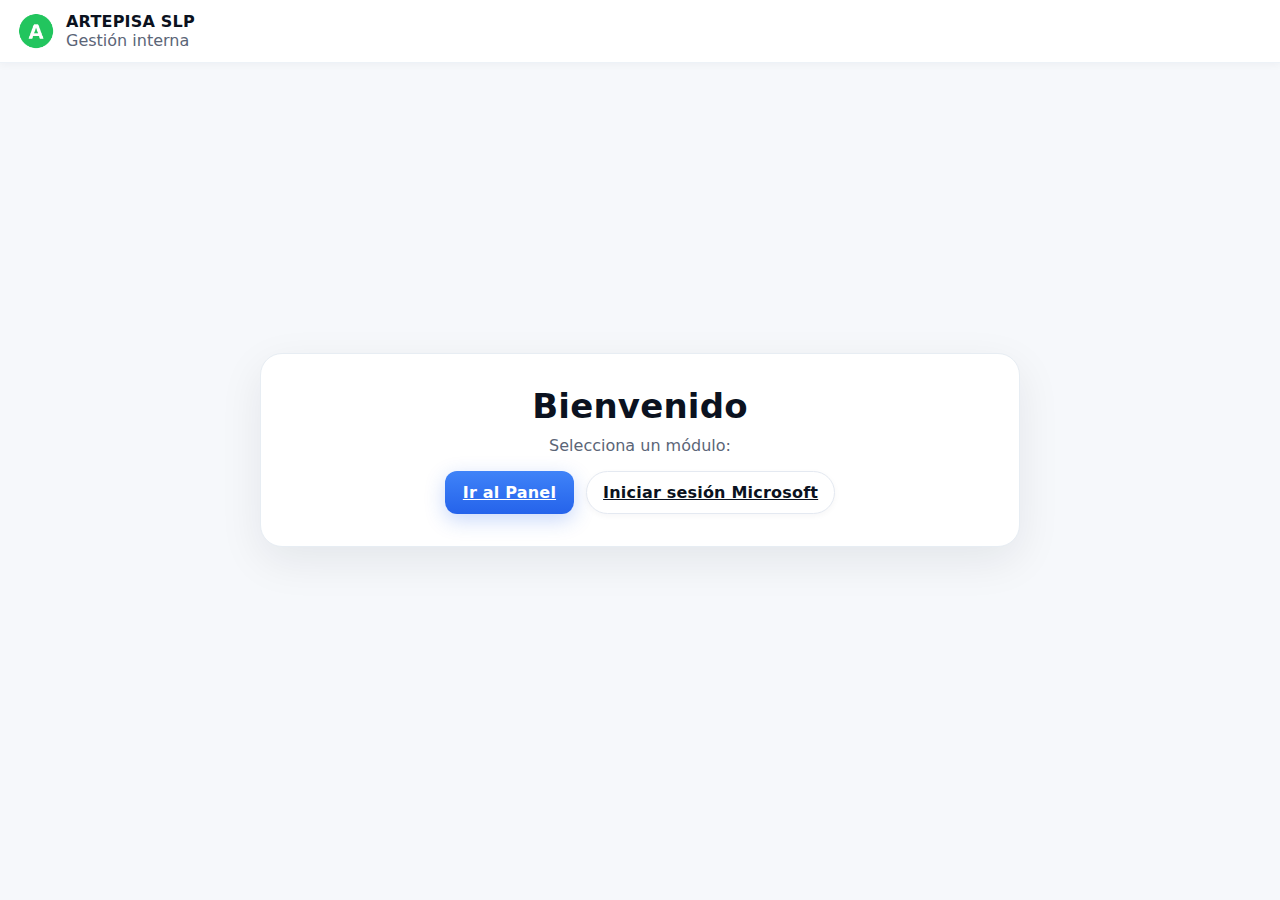
<file: index.html>
<!DOCTYPE html>
<html lang="es">
<head>
  <meta charset="UTF-8" />
  <meta name="viewport" content="width=device-width, initial-scale=1" />
  <title>ARTEPISA · Inicio</title>
  <link rel="stylesheet" href="./css/style.css" />
</head>
<body class="theme-light">
  <header class="brand">
    <div class="logo">
      <img class="brandlogo" src="./img/arte.png?v=1" alt="ARTEPISA SLP">
      <div>
        <div class="brandname">ARTEPISA SLP</div>
        <div class="muted">Gestión interna</div>
      </div>
    </div>
  </header>

  <main class="container hero">
    <div class="card" style="text-align:center">
      <h1>Bienvenido</h1>
      <p class="muted">Selecciona un módulo:</p>
      <div class="actions" style="justify-content:center">
        <a class="btn" href="./dashboard.html">Ir al Panel</a>
        <a class="btn ghost" href="./login.html">Iniciar sesión Microsoft</a>
      </div>
    </div>
  </main>
</body>
</html>
</file>
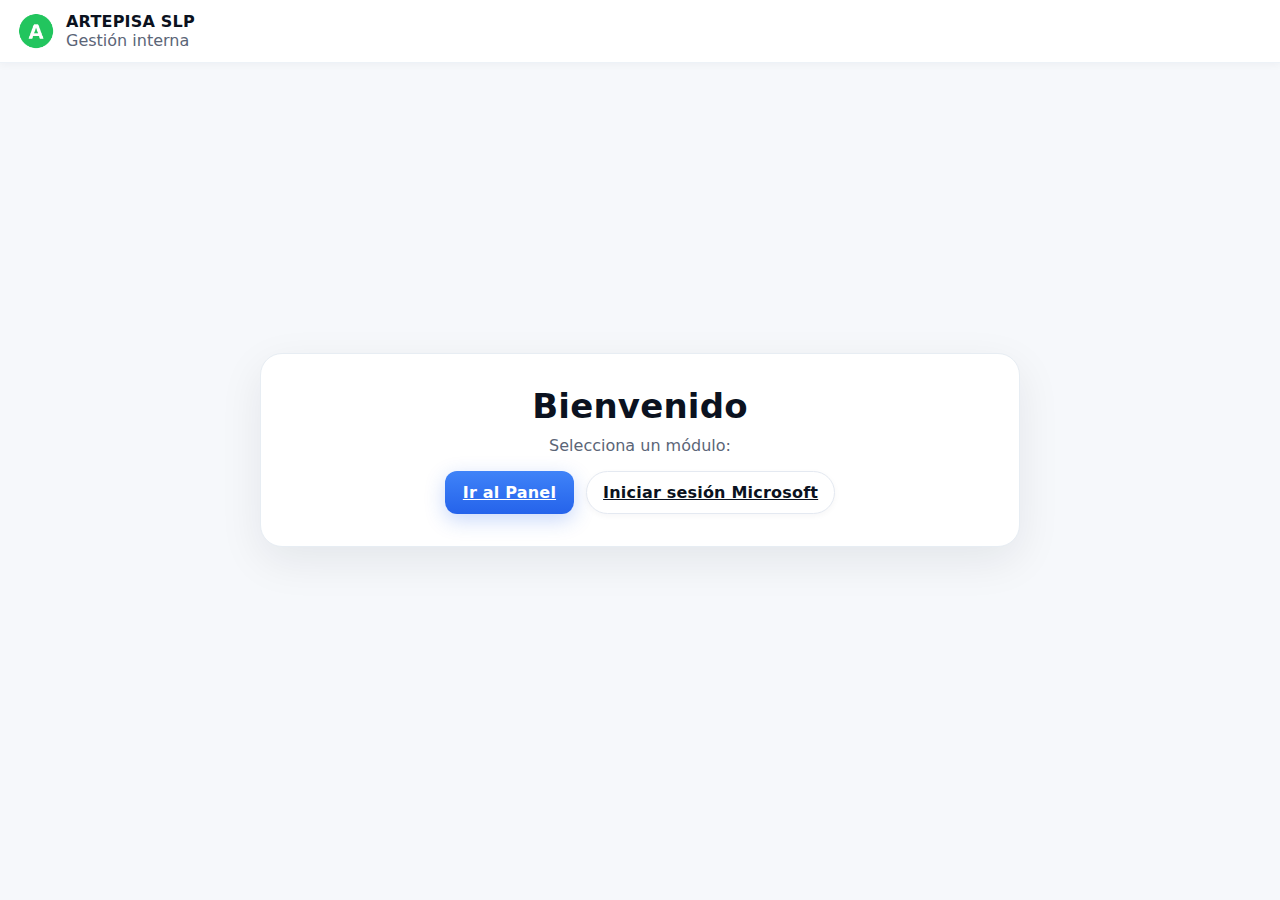
<file: clientes.html>
<!DOCTYPE html>
<html lang="es">
<head>
  <meta charset="UTF-8" />
  <title>Clientes · Artepisa SLP (Graph)</title>
  <meta name="viewport" content="width=device-width, initial-scale=1" />
  <link rel="stylesheet" href="./css/style.css" />
  <style>
    /* ====== Layout ====== */
    main.container {
      display: block;
    }
    main.container.split {
      display: grid;
      grid-template-columns: minmax(380px, 1fr) minmax(420px, 1fr);
      gap: 16px;
      align-items: start;
    }
    .card-form {
      display: none;
    }
    .split .card-form {
      display: block;
    }

    /* ====== Modo solo formulario ====== */
    main.container.form-only #card-list {
      display: none;
    }
    main.container.form-only #card-form {
      display: block;
      grid-column: 1 / -1;
      max-width: 860px;
      margin-inline: auto;
    }

    /* ====== Responsive ====== */
    @media (max-width: 980px) {
      main.container.split {
        grid-template-columns: 1fr;
      }
    }

    /* ====== Elementos UI ====== */
    .badge {
      display: inline-flex;
      align-items: center;
      gap: 6px;
      padding: 2px 10px;
      border-radius: 999px;
      font-size: 0.85rem;
      background: #eef5ff;
      color: #1f54b1;
      border: 1px solid #d9e7ff;
    }

    /* ====== Paginación ====== */
    .pagination {
      display: flex;
      justify-content: center;
      align-items: center;
      gap: 6px;
      margin-top: 10px;
      flex-wrap: wrap;
    }

    .pagination button {
      border: 1px solid #ccc;
      background: #f8f8f8;
      padding: 4px 10px;
      border-radius: 4px;
      cursor: pointer;
      transition: background 0.2s;
    }

    .pagination button:hover:not(.active) {
      background: #eaeaea;
    }

    .pagination button.active {
      background: #1f54b1;
      color: white;
      border-color: #1f54b1;
    }
  </style>
</head>
<body class="theme-light">
  <!-- Guardia de sesión -->
  <script>
    const __acct = JSON.parse(sessionStorage.getItem('artepisa_account') || 'null');
    if (!__acct) location.href = 'index.html';
  </script>

  <header class="brand">
    <div class="logo">
      <img class="brandlogo" src="./img/arte.png?v=1" alt="ARTEPISA SLP" />
      <div>
        <div class="brandname">ARTEPISA SLP</div>
        <div class="muted">Clientes</div>
      </div>
    </div>
    <a class="btn ghost" href="dashboard.html" aria-label="Volver al panel">Volver</a>
  </header>

  <main class="container tablewide" id="layout">
    <!-- LISTA -->
    <section class="card" id="card-list">
      <h2 class="flex-wrap" style="display:flex;align-items:center;gap:8px;">
        <span style="flex:1">Clientes</span>
        <span class="badge" id="c-contador" title="Total de clientes">0</span>
        <button class="btn" id="btn-show-form" type="button" title="Crear o agregar cliente">Crear / Agregar</button>
      </h2>

      <div class="actions" style="display:flex;gap:8px;align-items:center;flex-wrap:wrap;margin-bottom:8px">
        <input id="c-buscar" class="input" placeholder="Buscar por nombre, dirección, RFC, estado o contacto…" style="flex:1;min-width:240px" autocomplete="off" />
        <button class="btn ghost" id="c-exportar" type="button" title="Exportar JSON">Exportar</button>

        <label class="btn ghost" for="c-importar" title="Importar JSON/CSV/TSV">Importar
          <input id="c-importar" type="file" accept=".json,.csv,.tsv,text/csv,application/json" style="display:none" />
        </label>

        <button class="btn danger" id="c-reset" type="button" title="Borrar todos los clientes">Limpiar</button>
      </div>

      <div class="table-wrap">
        <table class="table" aria-label="Lista de clientes">
          <thead>
            <tr>
              <th>ID</th>
              <th>Nombre</th>
              <th>Teléfono</th>
              <th>Dirección</th>
              <th>RFC</th>
              <th>Estado</th>
              <th>Nombre de Contacto</th>
              <th>Teléfono de Contacto</th>
              <th></th>
            </tr>
          </thead>
          <tbody id="c-tabla"></tbody>
        </table>
      </div>

      <!-- Selector y paginación -->
      <div style="margin-top:8px;text-align:center">
        <label for="page-size">Mostrar
          <select id="page-size">
            <option>5</option>
            <option selected>10</option>
            <option>20</option>
            <option>50</option>
          </select>
          registros por página
        </label>
      </div>

      <div id="paginacion" class="pagination"></div>
    </section>

    <!-- FORMULARIO -->
    <section class="card card-form" id="card-form">
      <h3>Formulario</h3>
      <form class="form" id="cliente-form" novalidate>
        <div class="field">
          <label for="c-id">IDCliente</label>
          <input id="c-id" class="input" placeholder="(auto)" readonly />
          <small class="help">Se conserva el ID del archivo importado; si falta, se genera.</small>
        </div>

        <div class="field">
          <label for="c-nombre">Nombre</label>
          <input id="c-nombre" class="input" placeholder="Razón social o nombre comercial" autocomplete="off" required />
        </div>

        <div class="field">
          <label for="c-telefono">Teléfono</label>
          <input id="c-telefono" class="input" inputmode="numeric" autocomplete="tel" maxlength="27" data-phone-mask placeholder="4441234567 o 4441234567/4449876543" />
          <small class="help">10 dígitos o 2 teléfonos (20 dígitos) separados por “/”.</small>
        </div>

        <div class="field">
          <label for="c-direccion">Dirección</label>
          <input id="c-direccion" class="input" placeholder="Calle, #, Colonia, Ciudad" autocomplete="off" />
        </div>

        <div class="field">
          <label for="c-rfc">RFC</label>
          <input id="c-rfc" class="input" placeholder="ABC123456XYZ" autocomplete="off" pattern="[A-ZÑ&]{3,4}[0-9]{6}[A-Z0-9]{3}" title="Formato válido de RFC" />
        </div>

        <div class="field">
          <label for="c-estado">Estado</label>
          <input id="c-estado" class="input" placeholder="San Luis Potosí" autocomplete="off" />
        </div>

        <div class="field">
          <label for="c-contacto">Nombre de Contacto</label>
          <input id="c-contacto" class="input" placeholder="Persona de contacto" autocomplete="off" />
        </div>

        <div class="field">
          <label for="c-contacto-tel">Teléfono de Contacto</label>
          <input id="c-contacto-tel" class="input" inputmode="numeric" autocomplete="tel" maxlength="27" data-phone-mask placeholder="4441234567 o 4441234567/4449876543" />
          <small class="help">10 dígitos o 2 teléfonos (20 dígitos) separados por “/”.</small>
        </div>

        <div class="actions" style="display:flex;gap:8px;align-items:center;flex-wrap:wrap">
          <button class="btn" id="c-guardar" type="submit">Guardar</button>
          <button class="btn ghost" id="c-nuevo" type="button">Nuevo</button>
          <button class="btn danger" id="c-eliminar" type="button">Eliminar</button>
          <span style="flex:1"></span>
          <button class="btn ghost" id="c-cerrar" type="button" title="Ocultar formulario">Cerrar</button>
        </div>
      </form>
    </section>
  </main>

  <!-- Librerías -->
  <script src="https://alcdn.msauth.net/browser/2.38.2/js/msal-browser.min.js"></script>
  <script src="./js/msal-config.js"></script>
  <script src="./js/auth.js"></script>
  <script src="./js/graph.js"></script>
  <script src="./js/data.js"></script>
  <script src="./js/clientes.js?v=11"></script>

  <!-- Contador reactivo -->
  <script>
    document.addEventListener("clientes:count", (e) => {
      const n = e.detail?.count ?? 0;
      const b = document.getElementById("c-contador");
      if (b) b.textContent = n;
    });
  </script>

  <!-- Paginación -->
  <script>
    (function(){
      const tabla = document.getElementById('c-tabla');
      const paginacion = document.getElementById('paginacion');
      const selectPageSize = document.getElementById('page-size');

      let filasPorPagina = parseInt(selectPageSize.value, 10);
      let paginaActual = 1;
      let datos = [];

      window.ClientesUI = window.ClientesUI || {};
      window.ClientesUI.renderTabla = function(clientes = []) {
        datos = clientes;
        renderPagina(1);
      };

      selectPageSize.addEventListener('change', e => {
        filasPorPagina = parseInt(e.target.value, 10);
        renderPagina(1);
      });

      function renderPagina(num) {
        paginaActual = num;
        tabla.innerHTML = "";
        const inicio = (num - 1) * filasPorPagina;
        const fin = inicio + filasPorPagina;
        const paginaDatos = datos.slice(inicio, fin);

        for (const c of paginaDatos) {
          const tr = document.createElement("tr");
          tr.innerHTML = `
            <td>${c.id ?? ""}</td>
            <td>${c.nombre ?? ""}</td>
            <td>${c.telefono ?? ""}</td>
            <td>${c.direccion ?? ""}</td>
            <td>${c.rfc ?? ""}</td>
            <td>${c.estado ?? ""}</td>
            <td>${c.contacto ?? ""}</td>
            <td>${c.contactoTel ?? ""}</td>
            <td><button class="btn ghost btn-edit" data-id="${c.id}" title="Editar">✏️</button></td>
          `;
          tabla.appendChild(tr);
        }

        renderControles();
        document.dispatchEvent(new CustomEvent("clientes:count", { detail: { count: datos.length }}));
      }

      function renderControles() {
        const totalPaginas = Math.ceil(datos.length / filasPorPagina);
        paginacion.innerHTML = "";
        if (totalPaginas <= 1) return;

        const crearBoton = (texto, onClick, activo = false, disabled = false) => {
          const btn = document.createElement("button");
          btn.textContent = texto;
          if (activo) btn.classList.add("active");
          btn.disabled = disabled;
          btn.onclick = onClick;
          return btn;
        };

        paginacion.appendChild(crearBoton("⟨ Anterior", () => renderPagina(paginaActual - 1), false, paginaActual === 1));

        for (let i = 1; i <= totalPaginas; i++) {
          paginacion.appendChild(crearBoton(i, () => renderPagina(i), i === paginaActual));
        }

        paginacion.appendChild(crearBoton("Siguiente ⟩", () => renderPagina(paginaActual + 1), false, paginaActual === totalPaginas));
      }
    })();
  </script>
</body>
</html>
</file>
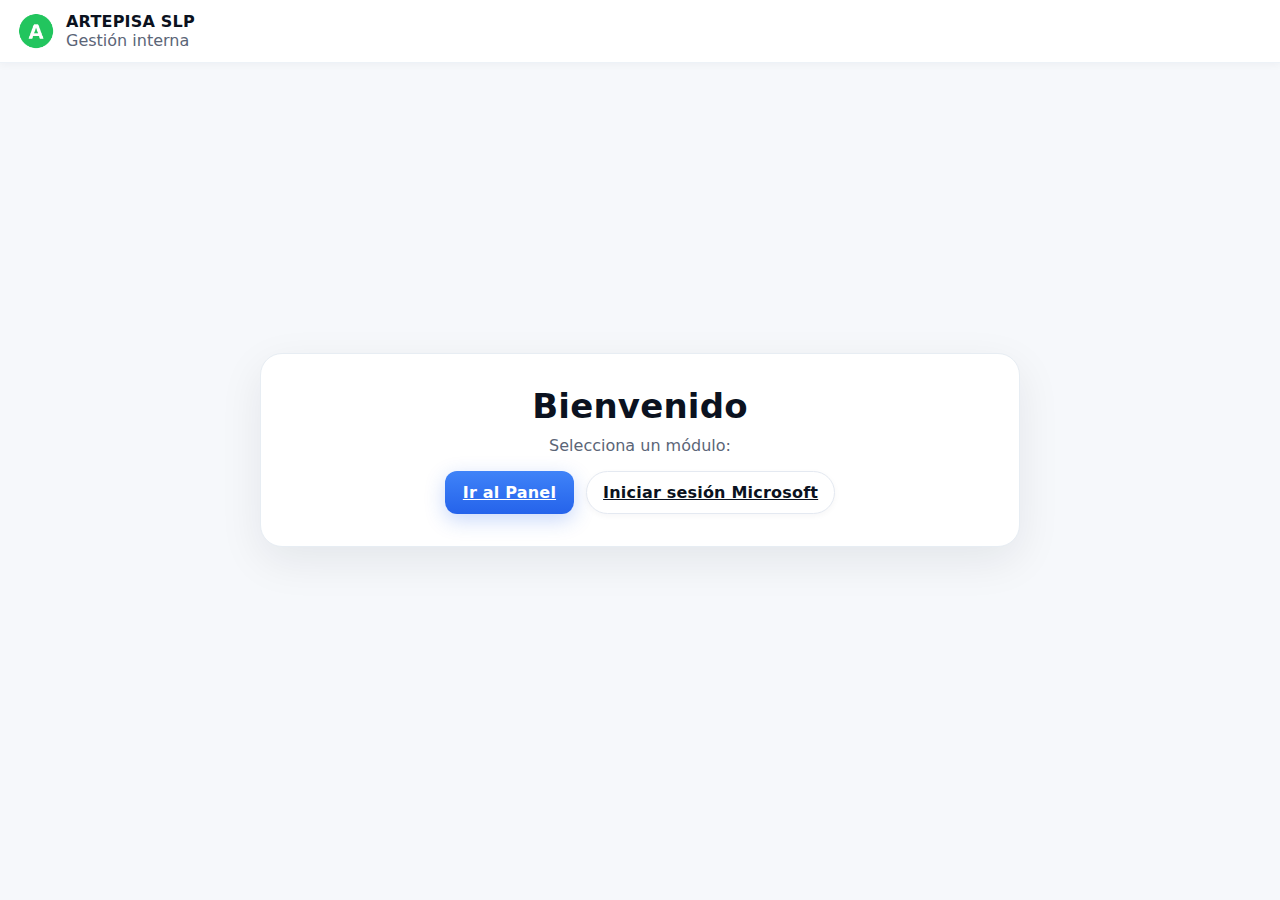
<file: cobros.html>
<!DOCTYPE html>
<html lang="es">
<head>
  <meta charset="UTF-8" />
  <title>Cobros · Artepisa SLP</title>
  <meta name="viewport" content="width=device-width, initial-scale=1" />
  <link rel="stylesheet" href="./css/style.css" />
  <link rel="stylesheet" href="./css/ordenes.css" />
  <link rel="icon" type="image/png" sizes="32x32" href="./img/arte.png?v=1">
  <link rel="icon" type="image/png" sizes="16x16" href="./img/arte.png?v=1">
  <style>
    /* Toggle listado ↔ formulario (igual que otros módulos) */
    #card-form { display:none; }
    #layout.form-only #card-list { display:none; }
    #layout.form-only #card-form { display:block; }

    .grid2 { display:grid; grid-template-columns: 1fr 1fr; gap:10px; }
    .grid3 { display:grid; grid-template-columns: 1fr 1fr 1fr; gap:10px; }
    .muted small { color:#6b7280 }
  </style>
</head>
<body class="theme-light">
  <script>
    const __acct = JSON.parse(sessionStorage.getItem('artepisa_account')||'null');
    if(!__acct){ location.href = 'index.html'; }
  </script>

<header class="brand">
  <div class="logo">
    <img class="brandlogo" src="./img/arte.png?v=1" alt="ARTEPISA SLP">
    <div>
      <div class="brandname">ARTEPISA SLP</div>
      <div class="muted">Módulo de Cobros</div>
    </div>
  </div>
  <a class="btn ghost" href="dashboard.html">Volver</a>
</header>

<main class="container tablewide" id="layout">
  <!-- LISTADO -->
  <section class="card" id="card-list">
    <h1 style="display:flex;align-items:center;gap:10px;flex-wrap:wrap">
      <span style="flex:1">Cobros</span>
      <button class="btn ghost"  id="cob-export" type="button">Exportar</button>
      <button class="btn ghost"  id="cob-import" type="button">Importar</button>
      <button class="btn danger" id="cob-clear"  type="button">Limpiar</button>
      <button class="btn"        id="btn-show-form" type="button">Crear / Agregar</button>
    </h1>

    <!-- Filtro por OT (si viene ?ot=###) -->
    <div id="filter-ot" style="display:none;margin-bottom:8px">
      <span class="badge">Filtro OT: <b id="filter-ot-value"></b></span>
      <button id="btn-clear-filter" class="btn ghost" type="button">Quitar filtro</button>
    </div>

    <input id="cob-file" type="file" accept=".json,.csv,.tsv,text/csv,application/json" hidden>

    <div class="actions" style="display:flex;gap:8px;align-items:center;flex-wrap:wrap;margin-bottom:8px">
      <input id="cob-buscar" class="input" placeholder="Buscar por OT, cliente, concepto, factura…" style="flex:1;min-width:260px">
    </div>

    <div class="table-wrap ot-wrap">
      <table class="table ot-table">
        <thead>
          <tr>
            <th>ID</th>
            <th>OT</th>
            <th>Cliente</th>
            <th>Concepto</th>
            <th>Monto</th>
            <th>Factura</th>
            <th>Tipo</th>
            <th>Estado</th>
            <th>Emisión</th>
            <th>Cobro</th>
            <th></th>
          </tr>
        </thead>
        <tbody id="cob-tabla"></tbody>
      </table>
    </div>

    <p>Total registros: <strong id="cob-count">0</strong></p>
    <p class="muted" id="cob-resumen" style="display:none"></p>
  </section>

  <!-- FORMULARIO -->
  <section class="card card-form" id="card-form">
    <h2>Formulario de Cobro</h2>
    <div class="form" id="cob-form">
      <div class="grid3">
        <div class="field">
          <span>OT</span>
          <input id="f-ot" class="input" list="dl-ots" placeholder="No. de OT" />
          <datalist id="dl-ots"></datalist>
        </div>
        <div class="field">
          <span>Cliente</span>
          <input id="f-cliente" class="input" placeholder="Cliente" readonly>
        </div>
        <div class="field">
          <span>Concepto</span>
          <input id="f-concepto" class="input" placeholder="Anticipo / Pago parcial / Factura final…">
        </div>
      </div>

      <div class="grid3">
        <div class="field">
          <span>Monto</span>
          <input id="f-monto" class="input" type="number" step="0.01" placeholder="0.00">
        </div>
        <div class="field">
          <span>Moneda</span>
          <select id="f-moneda" class="input">
            <option>MXN</option>
            <option>USD</option>
          </select>
        </div>
        <div class="field">
          <span>Factura</span>
          <input id="f-factura" class="input" placeholder="Folio de factura (si aplica)">
        </div>
      </div>

      <div class="grid3">
        <div class="field">
          <span>Tipo</span>
          <select id="f-tipo" class="input">
            <option>PARCIAL</option>
            <option>COMPLETA</option>
          </select>
        </div>
        <div class="field">
          <span>% (si parcial)</span>
          <input id="f-porc" class="input" type="number" step="0.01" placeholder="0">
        </div>
        <div class="field">
          <span>Estado</span>
          <select id="f-estado" class="input">
            <option>PENDIENTE</option>
            <option>FACTURADO</option>
            <option>COBRADO</option>
            <option>CANCELADO</option>
          </select>
        </div>
      </div>

      <div class="grid3">
        <div class="field">
          <span>Emisión</span>
          <input id="f-emision" class="input" type="date">
        </div>
        <div class="field">
          <span>Cobro</span>
          <input id="f-cobro" class="input" type="date">
        </div>
        <div class="field">
          <span>Método</span>
          <input id="f-metodo" class="input" placeholder="Transferencia / Efectivo / Depósito">
        </div>
      </div>

      <div class="grid2">
        <div class="field">
          <span>Periodo (inicio)</span>
          <input id="f-per-ini" class="input" type="date">
        </div>
        <div class="field">
          <span>Periodo (fin)</span>
          <input id="f-per-fin" class="input" type="date">
        </div>
      </div>

      <div class="grid2">
        <div class="field">
          <span>Referencia</span>
          <input id="f-ref" class="input" placeholder="Referencia bancaria / interna">
        </div>
        <div class="field">
          <span>Notas</span>
          <input id="f-notas" class="input" placeholder="Observaciones">
        </div>
      </div>

      <div class="actions" style="margin-top:16px;display:flex;gap:8px;flex-wrap:wrap;align-items:center">
        <button class="btn" id="cob-guardar" type="button">Guardar</button>
        <button class="btn ghost" id="cob-nuevo" type="button">Nuevo</button>
        <span style="flex:1"></span>
        <button class="btn ghost" id="cob-cerrar" type="button">Cerrar</button>
      </div>
    </div>
  </section>
</main>

<!-- MSAL + Auth -->
<script src="./js/msal-config.js"></script>
<script src="https://alcdn.msauth.net/browser/2.38.2/js/msal-browser.min.js"></script>
<script src="./js/auth.js"></script>

<!-- Lógica Cobros -->
<script type="module" src="./js/cobros-graph.js"></script>
</body>
</html>
</file>
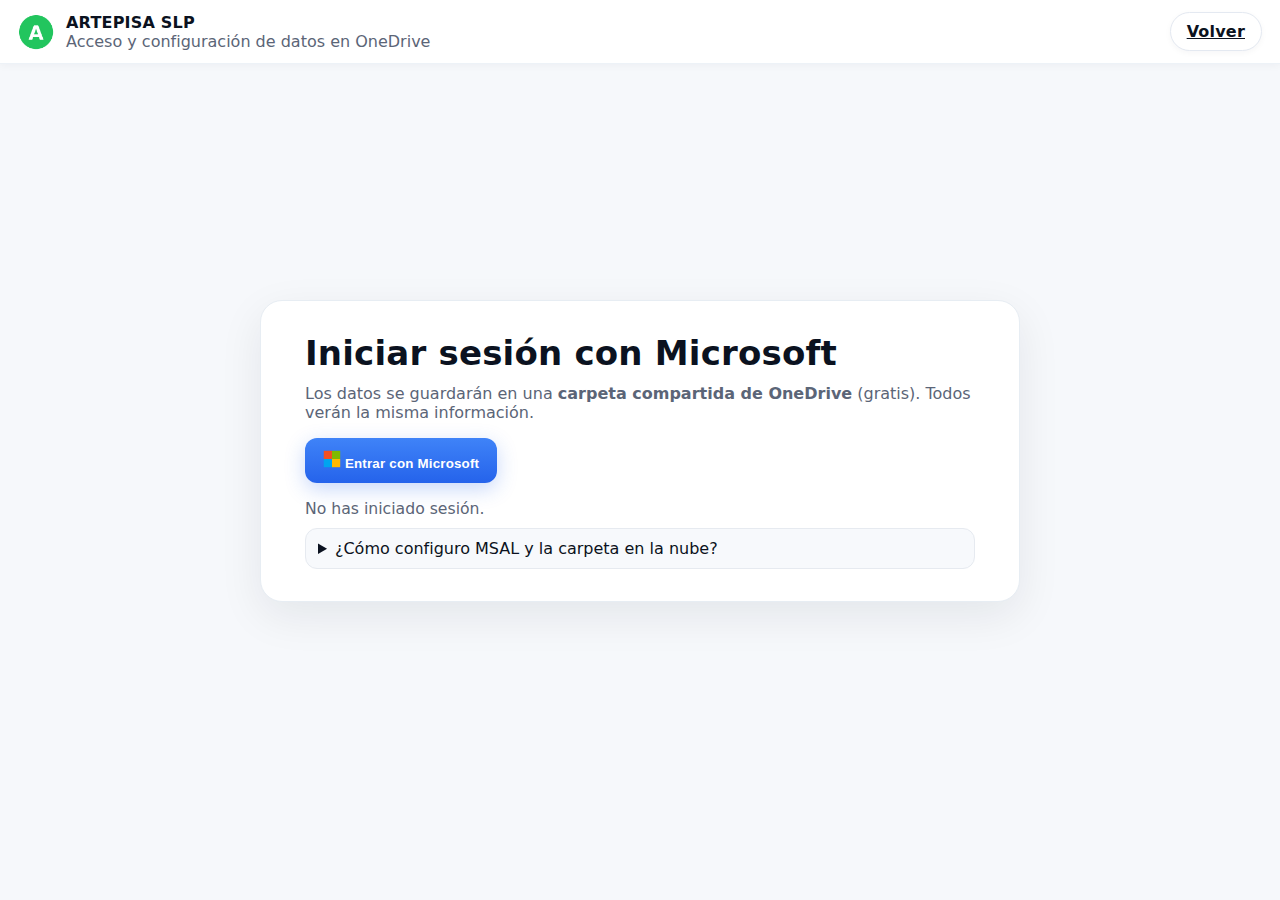
<file: dashboard.html>
<!DOCTYPE html>
<html lang="es">
<head>
  <meta charset="UTF-8" />
  <title>Artepisa SLP · Panel</title>
  <meta name="viewport" content="width=device-width, initial-scale=1" />
  <link rel="stylesheet" href="./css/style.css" />
  <link rel="stylesheet" href="css/ordenes.css"/>
</head>

<body class="theme-light">
<header class="brand">
  <div class="logo">
    <img class="brandlogo" src="./img/arte.png?v=1" alt="ARTEPISA SLP">
    <div>
      <div class="brandname">ARTEPISA SLP</div>
      <div class="muted">Panel principal </div>
    </div>
  </div>

  <!-- Botón salir tipo pill -->
  <button id="btn-logout" class="btn ghost" type="button">Salir</button>
</header>

<main class="container">
  <!-- Tarjeta: bienvenida -->
  <section class="card" id="welcome">
    <h2>Menú principal</h2>
    <p class="muted">Usuario: <b id="user-name">—</b></p>
  </section>

  <!-- Tarjeta: KPIs/resumen -->
  <section class="card" style="margin-top:20px">
    <h3>Resumen</h3>
    <div class="kpis">
      <div class="kpi">
        <div class="kpi-title">Clientes</div>
        <div class="kpi-value" id="count-clients">0</div>
      </div>
      <div class="kpi">
        <div class="kpi-title">Órdenes de Trabajo</div>
        <div class="kpi-value" id="count-ot">0</div>
      </div>
      <div class="kpi">
        <div class="kpi-title">Órdenes de Compra</div>
        <div class="kpi-value" id="count-oc">0</div>
      </div>
    </div>
  </section>

  <!-- Tarjeta: módulos -->
  <section class="card" style="margin-top:20px">
    <h3>Módulos</h3>

    <div class="modules">
      <article class="module">
        <h4>Clientes</h4>
        <p class="muted">Altas, edición y consulta de clientes.</p>
        <div class="actions">
          <a class="btn" href="clientes.html">Entrar</a>
        </div>
      </article>

      <article class="module">
        <h4>Órdenes de Trabajo</h4>
        <p class="muted">Captura, consulta y seguimiento de OT.</p>
        <div class="actions">
          <a class="btn" href="ordenes-trabajo.html">Entrar</a>
        </div>
      </article>

      <article class="module">
        <h4>Órdenes de Compra</h4>
        <p class="muted">Registro y control de OC.</p>
        <div class="actions">
          <a class="btn" href="ordenes-compra.html">Entrar</a>
        </div>
      </article>

      <!-- NUEVO: Módulo Inventario -->
      <article class="module">
        <h4>Inventario</h4>
        <p class="muted">Entradas/salidas y control de stock.</p>
        <div class="actions">
          <a class="btn" href="inventario.html">Entrar</a>
        </div>
      </article>
      <!-- /NUEVO -->
    </div>
  </section>

  <!-- Tarjeta: actividad reciente (placeholder) -->
  <section class="card" style="margin-top:20px">
    <h3>Actividad reciente</h3>
    <ul class="recent">
      <li class="muted">Sin actividad por el momento.</li>
    </ul>
  </section>
</main>

<!-- Scripts (usa el mismo auth.js del login) -->
<script src="./js/auth.js"></script>
<script>
  // Carga de datos básicos desde la sesión (ajústalo si guardas otras propiedades)
  (function(){
    const acct = JSON.parse(sessionStorage.getItem("artepisa_account") || "null");
    document.getElementById("user-name").textContent =
      acct?.name || acct?.username || "Sesión activa";

    // Cerrar sesión
    document.getElementById("btn-logout")?.addEventListener("click", async () => {
      try { if (window.MSALApp && MSALApp.logout) await MSALApp.logout(); }
      finally {
        sessionStorage.removeItem("artepisa_account");
        location.href = "index.html";
      }
    });
  })();
</script>

<!-- Estilos específicos del panel (reutiliza tu hoja base) -->
<style>
  /* pequeñas utilidades para el grid de KPIs y módulos */
  .kpis{
    display:grid;
    grid-template-columns: repeat(3, minmax(0,1fr));
    gap:12px;
    margin-top:12px;
  }
  .kpi{
    background:#fff;
    border:1px solid #e7edf3;
    border-radius:12px;
    padding:14px;
    box-shadow: 0 4px 14px rgba(16,24,40,.05);
  }
  .kpi-title{ color:#5b6577; font-weight:600; font-size:.95rem; }
  .kpi-value{ font-size:1.6rem; font-weight:800; margin-top:4px; }

  .modules{
    display:grid;
    grid-template-columns: repeat(3, minmax(0,1fr));
    gap:16px;
    margin-top:12px;
  }
  .module{
    background:#fff;
    border:1px solid #e7edf3;
    border-radius:12px;
    padding:16px;
    box-shadow: 0 4px 14px rgba(16,24,40,.05);
    display:flex; flex-direction:column; gap:10px;
  }
  .module h4{ margin:0; }
  .recent{ margin:.25rem 0 0 1rem; }
  @media (max-width: 960px){
    .kpis{ grid-template-columns:1fr 1fr 1fr; }
    .modules{ grid-template-columns:1fr 1fr; }
  }
  @media (max-width: 640px){
    .kpis{ grid-template-columns:1fr; }
    .modules{ grid-template-columns:1fr; }
  }
</style>

<script>
  // Redirige a login si no existe MSAL ni getToken
  (function(){
    const hasGetter = (window.MSALApp && typeof MSALApp?.getToken === 'function') || (typeof window.getToken === 'function');
    if(!hasGetter){
      console.warn('Sin sesión MSAL. Redirigiendo a login...');
      setTimeout(()=>{ location.href = 'login.html'; }, 300);
    }
  })();
</script>

<!-- MSAL config -->
<script src="./js/msal-config.js"></script>
<!-- MSAL library -->
<script src="https://alcdn.msauth.net/browser/2.38.2/js/msal-browser.min.js"></script>
<!-- Auth app -->
<script src="./js/auth.js"></script>
<!-- Dashboard logic (importa graph-store.js internamente) -->
<script type="module" src="./js/dashboard.js"></script>

</body>
</html>
</file>
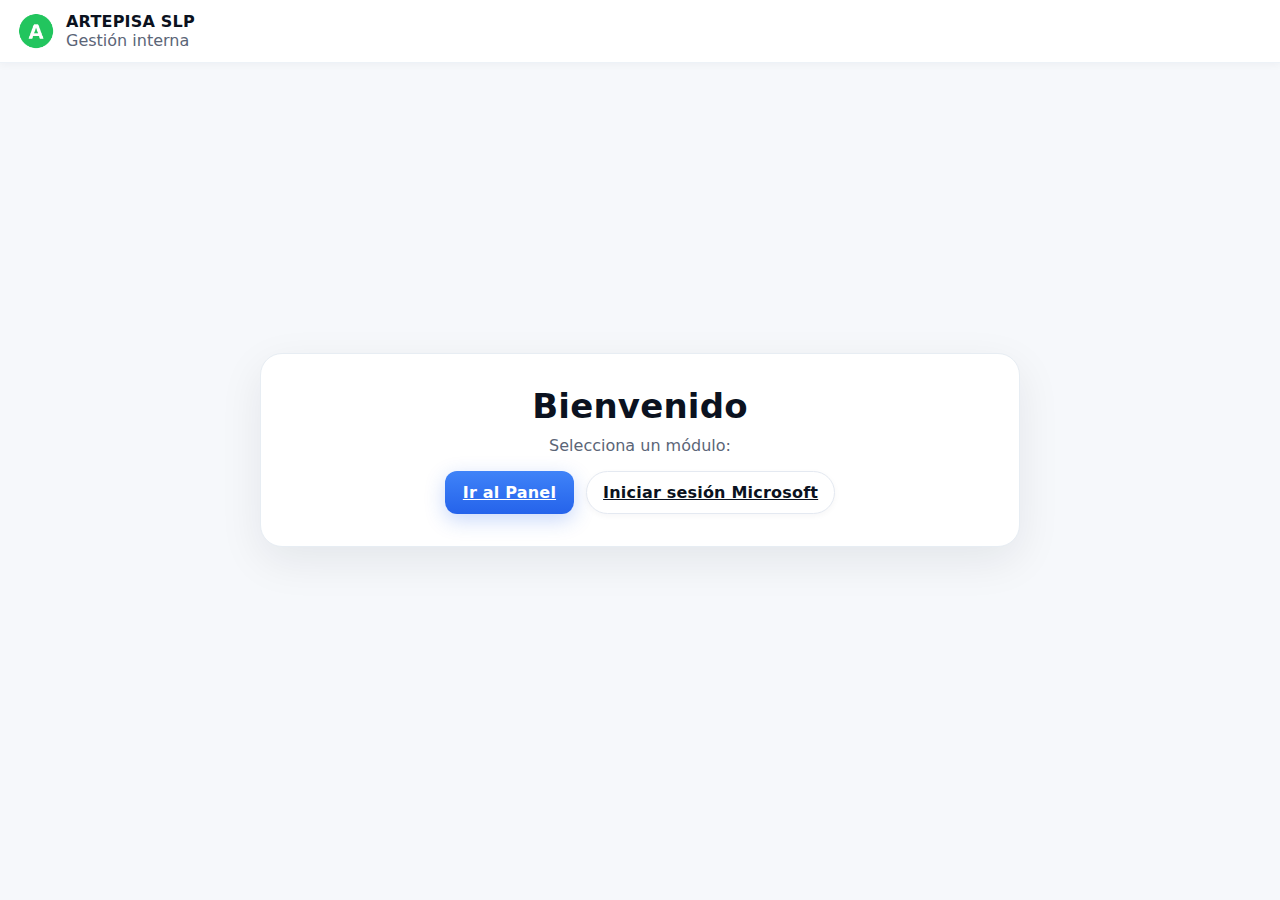
<file: inventario.html>
<!DOCTYPE html>
<html lang="es">
<head>
  <meta charset="UTF-8" />
  <title>Inventario · Artepisa SLP</title>
  <meta name="viewport" content="width=device-width, initial-scale=1" />
  <link rel="stylesheet" href="./css/style.css" />
  <link rel="stylesheet" href="./css/ordenes.css" />
  <link rel="stylesheet" href="./css/inventario.css" />
  <link rel="icon" type="image/png" sizes="32x32" href="./img/arte.png?v=1">
  <link rel="icon" type="image/png" sizes="16x16" href="./img/arte.png?v=1">
</head>
<body class="theme-light">
  <script>
    const __acct = JSON.parse(sessionStorage.getItem('artepisa_account')||'null');
    if(!__acct){ location.href = 'index.html'; }
  </script>

<header class="brand">
  <div class="logo">
    <img class="brandlogo" src="./img/arte.png?v=1" alt="ARTEPISA SLP">
    <div>
      <div class="brandname">ARTEPISA SLP</div>
      <div class="muted">Módulo de Inventario</div>
    </div>
  </div>
  <a class="btn ghost" href="dashboard.html">Volver</a>
</header>

<main class="container tablewide" id="layout">
  <!-- LISTADO -->
  <section class="card" id="card-list">
    <h1 style="display:flex;align-items:center;gap:10px;flex-wrap:wrap">
      <span style="flex:1">Inventario</span>
      <button class="btn ghost"  id="inv-export" type="button">Exportar</button>
      <button class="btn ghost"  id="inv-import" type="button">Importar</button>
      <button class="btn danger" id="inv-clear"  type="button">Limpiar</button>
      <!-- este id es válido porque el JS acepta btn-create O btn-show-form -->
      <button class="btn"        id="btn-show-form" type="button">Crear / Agregar</button>
    </h1>

    <input id="inv-file" type="file" accept=".json,.csv" hidden>

    <div class="actions" style="display:flex;gap:8px;align-items:center;flex-wrap:wrap;margin-bottom:8px">
      <input id="inv-buscar" class="input" placeholder="Buscar por # Parte, descripción, proveedor o ubicación" style="flex:1;min-width:260px">
    </div>

    <div class="table-wrap ot-wrap">
      <table class="table ot-table">
        <thead>
          <tr>
            <th>#Parte</th>
            <th>Descripción</th>
            <th>Unidad</th>
            <th>Stock</th>
            <th>Mín.</th>
            <th>Ubicación</th>
            <th>Proveedor</th>
            <th>Estado</th>
            <th></th>
          </tr>
        </thead>
        <tbody id="inv-tabla"></tbody>
      </table>
    </div>

    <p>Total ítems: <strong id="inv-count">0</strong></p>
  </section>

  <!-- FORMULARIO -->
  <!-- OJO: SIN display:none; el JS alterna la clase "form-only" en #layout -->
  <section class="card card-form" id="card-form">
    <h2>Formulario de Inventario</h2>
    <div class="form" id="inv-form">
      <!-- IDs que espera inv-graph.js -->
<div class="field"><span># Parte</span><input id="f-parte" class="input" placeholder="Número de parte"></div>required></div>
      <div class="field"><span>Descripción</span><input id="i-desc" class="input" placeholder="Descripción del material / pieza"></div>
      <div class="field"><span>Unidad</span>
        <select id="i-uni" class="input">
          <option value="pza">pza</option>
          <option value="kg">kg</option>
          <option value="m">m</option>
          <option value="jgo">jgo</option>
        </select>
      </div>
      <div class="field"><span>Stock</span><input id="i-stock" class="input" type="number" step="0.01" value="0"></div>
      <div class="field"><span>Mínimo</span><input id="i-min" class="input" type="number" step="0.01" value="0"></div>
      <div class="field"><span>Ubicación</span><input id="i-ubi" class="input" placeholder="Rack / pasillo / caja"></div>
      <div class="field"><span>Proveedor</span><input id="i-prov" class="input" list="dl-proveedores" placeholder="Proveedor" /><datalist id="dl-proveedores"></datalist></div>
      <div class="field"><span>Estado</span>
        <select id="i-estado" class="input">
          <option>ACTIVO</option>
          <option>INACTIVO</option>
        </select>
      </div>

      <!-- Tus campos extra (el JS actual los ignora; se pueden soportar luego) -->
      <div class="field"><span>Categoría</span><input id="f-cat" class="input" placeholder="Ej. Aceros, Eléctrico"></div>
      <div class="field"><span>Costo</span><input id="f-costo" class="input" type="number" step="0.01" placeholder="0.00"></div>
      <div class="field"><span>Material de cliente</span>
        <label style="display:flex;gap:8px;align-items:center">
          <input id="f-escliente" type="checkbox"> <span class="muted">Sí, pertenece a cliente</span>
        </label>
      </div>
      <div class="field"><span>OT asociada</span><input id="f-ot" class="input" placeholder="No. OT (si aplica)"></div>
      <div class="field" style="grid-column:1 / -1"><span>Notas</span><input id="f-notas" class="input" placeholder="Observaciones"></div>

      <div class="items-box">
        <div class="items-head" style="display:grid;grid-template-columns: 1fr 140px 120px 90px;gap:8px;align-items:center;font-weight:600;margin-bottom:6px">
          <div>Lote / Serie</div><div>Caduca</div><div>Cantidad</div><div></div>
        </div>
        <div id="lotes-container"></div>
        <button class="btn icon" id="btn-add-lote" type="button">➕ Agregar lote</button>
      </div>

      <div class="actions" style="margin-top:16px;display:flex;gap:8px;flex-wrap:wrap;align-items:center">
        <button class="btn" id="inv-guardar" type="button">Guardar</button>
        <button class="btn ghost" id="inv-nuevo" type="button">Nuevo</button>
        <span style="flex:1"></span>
        <button class="btn ghost" id="inv-cerrar" type="button">Cerrar</button>
      </div>
    </div>
  </section>
</main>

<script src="./js/msal-config.js"></script>
<script src="https://alcdn.msauth.net/browser/2.38.2/js/msal-browser.min.js"></script>
<script src="./js/auth.js"></script>
<script type="module" src="./js/inv-graph.js"></script>
</body>
</html>
</file>
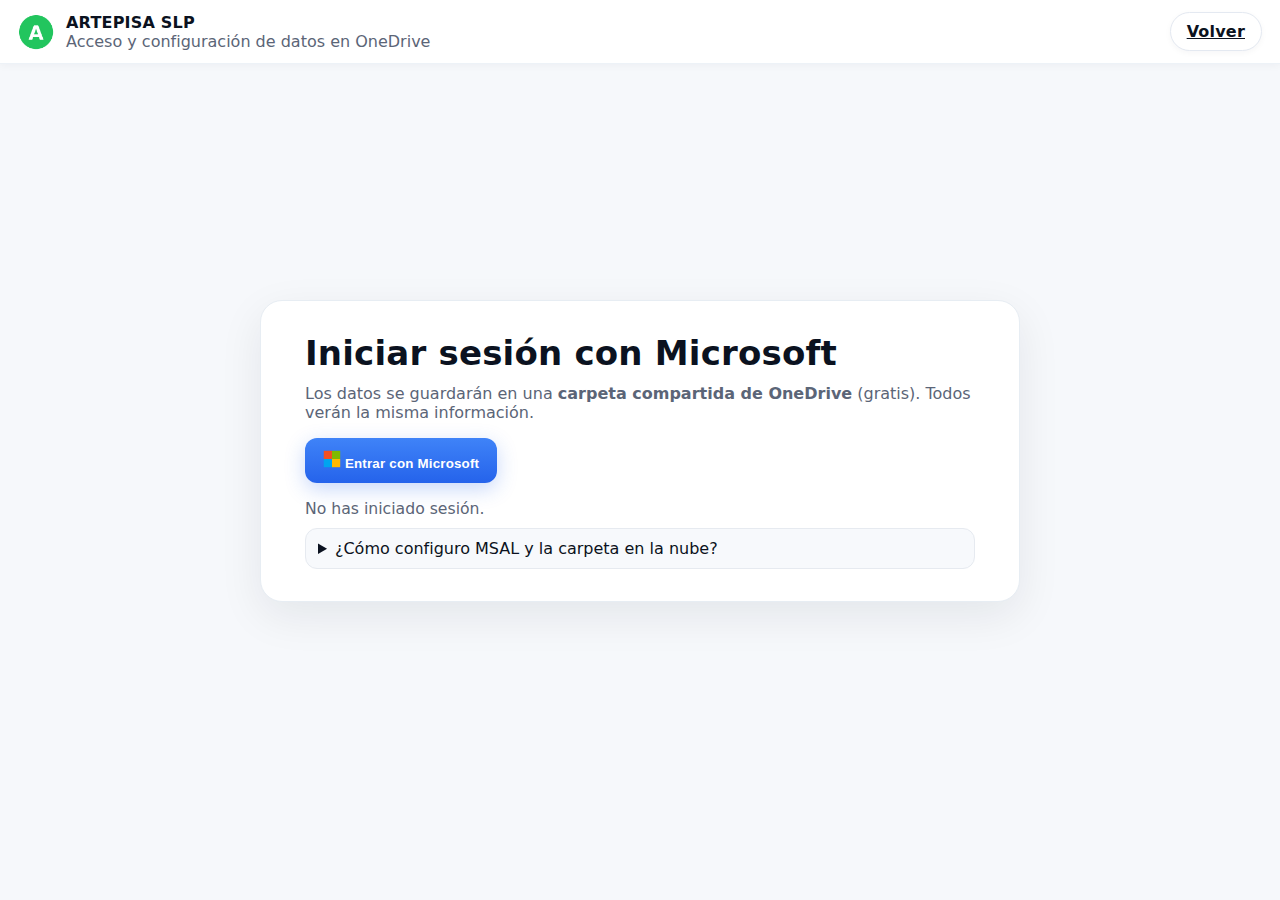
<file: login.html>
<!DOCTYPE html>
<html lang="es">
<head>
  <meta charset="UTF-8" />
  <title>Artepisa SLP · Login (Gestion Interna)</title>
  <meta name="viewport" content="width=device-width, initial-scale=1" />
  <link rel="stylesheet" href="./css/style.css">

  <!-- (Opcional) CSP sugerida: ajusta dominios/paths a tu hosting -->
  <!--
  <meta http-equiv="Content-Security-Policy"
        content="default-src 'self';
                 img-src 'self' data: https:;
                 script-src 'self' https://alcdn.msauth.net 'unsafe-inline';
                 style-src 'self' 'unsafe-inline' https:;
                 connect-src https://graph.microsoft.com https://login.microsoftonline.com;">
  -->
</head>
<body class="theme-light">
<header class="brand">
  <div class="logo">
    <img class="brandlogo" src="./img/arte.png?v=1" alt="ARTEPISA SLP">
    <div>
      <div class="brandname">ARTEPISA SLP</div>
      <div class="muted">Acceso y configuración de datos en OneDrive</div>
    </div>
  </div>

  <div class="actions" style="margin:0">
    <a id="link-panel" class="btn ghost" href="dashboard.html" style="display:none">Ir al panel</a>
    <button id="btn-logout" class="btn ghost" type="button" style="display:none">Cerrar sesión</button>
    <a class="btn ghost" href="dashboard.html">Volver</a>
  </div>
</header>

<main class="container hero">
  <!-- CARD LOGIN -->
  <section class="card" id="card-login" aria-labelledby="login-title">
    <h1 id="login-title">Iniciar sesión con Microsoft</h1>
    <p class="muted">
      Los datos se guardarán en una <b>carpeta compartida de OneDrive</b> (gratis). Todos verán la misma información.
    </p>

    <div class="actions">
      <button class="btn" id="btn-login" type="button">
        <svg width="18" height="18" viewBox="0 0 23 23" aria-hidden="true" focusable="false">
          <rect width="10.5" height="10.5" x="1" y="1" fill="#f25022"/>
          <rect width="10.5" height="10.5" x="11.5" y="1" fill="#7fba00"/>
          <rect width="10.5" height="10.5" x="1" y="11.5" fill="#00a4ef"/>
          <rect width="10.5" height="10.5" x="11.5" y="11.5" fill="#ffb900"/>
        </svg>
        <span class="btn-label">Entrar con Microsoft</span>
        <span class="spinner" aria-hidden="true"></span>
      </button>
    </div>

    <p id="login-msg" class="muted" aria-live="polite"></p>

    <details style="margin-top:10px">
      <summary>¿Cómo configuro MSAL y la carpeta en la nube?</summary>
      <ol>
        <li>Registra una app en <b>Azure Portal → App registrations</b> (tipo SPA).</li>
        <li>En <b>Authentication</b>, agrega Redirect URI:
          <code>https://TU_DOMINIO/index.html</code> (y en local <code>http://localhost:5500/index.html</code> por ejemplo).
        </li>
        <li>Permisos delegados:
          <b>User.Read</b>, <b>Files.ReadWrite</b> (o <b>Files.ReadWrite.All</b> si prefieres), y <b>offline_access</b>.
        </li>
        <li>En <code>js/msal-config.js</code> pega tu <code>clientId</code> y deja <code>authority</code> en
          <code>consumers</code> para cuentas personales.
        </li>
        <li>Asegúrate de tener <code>window.GRAPH_STORAGE</code> configurado con <code>location:"me"</code> y
          <code>folderPath:"/ArtepisaData"</code> (ver bloque de configuración más abajo).</li>
      </ol>
    </details>
  </section>

  <!-- CARD USUARIOS / PRIVILEGIOS (solo visible para ADMIN y si hay sesión) -->
  <section class="card" id="card-roles" style="display:none">
    <h2>Usuarios y privilegios</h2>
    <p class="muted" id="roles-msg">Solo los <b>ADMIN</b> pueden ver y editar esta sección.</p>

    <div class="form" id="roles-form">
      <div class="field">
        <label for="u-email">Correo (UPN)</label>
        <input id="u-email" type="email" class="input" placeholder="usuario@empresa.com">
      </div>
      <div class="field">
        <label for="u-nombre">Nombre</label>
        <input id="u-nombre" class="input" placeholder="Nombre a mostrar">
      </div>
      <div class="field">
        <label for="u-rol">Rol</label>
        <select id="u-rol" class="input">
          <option value="ADMIN">ADMIN</option>
          <option value="EDITOR">EDITOR</option>
          <option value="LECTOR">LECTOR</option>
        </select>
      </div>
      <div class="field">
        <label class="pill"><input id="u-activo" type="checkbox" checked> &nbsp; Activo</label>
      </div>

      <div class="actions">
        <button class="btn" id="u-guardar" type="button">Guardar</button>
        <button class="btn ghost" id="u-nuevo" type="button">Nuevo</button>
        <button class="btn danger" id="u-eliminar" type="button">Eliminar</button>
        <span class="spacer" style="flex:1"></span>
        <input id="u-buscar" class="input" placeholder="Buscar por correo o nombre…" style="min-width:240px">
      </div>
    </div>

    <div class="table-wrap" style="margin-top:10px">
      <table class="table">
        <thead>
          <tr><th>Correo</th><th>Nombre</th><th>Rol</th><th>Activo</th><th></th></tr>
        </thead>
        <tbody id="u-tabla"></tbody>
      </table>
    </div>
  </section>
</main>

<!-- ============ CONFIGURACIÓN DE ALMACENAMIENTO COMPARTIDO ============ -->
<script>
  // Usa OneDrive personal (gratis), carpeta compartida con "Puede editar"
  // Todos los usuarios deben tener añadido el acceso directo a esta carpeta en su OneDrive.
  window.GRAPH_STORAGE = {
    location  : "me",              // OneDrive personal (no SharePoint)
    folderPath: "/ArtepisaData"    // nombre EXACTO de la carpeta compartida
  };
</script>

<!-- MSAL (browser) -->
<script src="https://alcdn.msauth.net/browser/2.38.1/js/msal-browser.min.js"></script>

<!-- App config y auth -->
<script src="./js/msal-config.js"></script>
<script src="./js/auth.js"></script>

<!-- Graph & capa de datos (para guardar users.json, etc.) -->
<script src="./js/graph.js"></script>
<script src="./js/data.js"></script>

<!-- Roles (debe cargarse ANTES de usuarios.js) -->
<script src="./js/roles.js?v=1"></script>

<!-- Gestión de usuarios/roles -->
<script src="./js/usuarios.js?v=1"></script>

<script>
  (function(){
    const $ = (s) => document.querySelector(s);
    const btnLogin  = $("#btn-login");
    const btnLogout = $("#btn-logout");
    const linkPanel = $("#link-panel");
    const msg       = $("#login-msg");
    const spinner   = btnLogin?.querySelector(".spinner");
    const label     = btnLogin?.querySelector(".btn-label");
    const rolesCard = $("#card-roles");

    function setMsg(text, { show = true, isError = false } = {}) {
      msg.textContent = text || "";
      msg.hidden = !show || !text;
      if (isError) msg.setAttribute("role","alert"); else msg.removeAttribute("role");
    }
    function startLoading(text="Procesando…"){
      btnLogin.disabled = true; btnLogout.disabled = true;
      spinner?.classList.add("on");
      if (label) label.textContent = text;
      setMsg(text, { show:true });
    }
    function stopLoading(){
      spinner?.classList.remove("on");
      if (label) label.textContent = "Entrar con Microsoft";
      btnLogin.disabled = false; btnLogout.disabled = false;
    }
    function setLoggedInUI(account){
      linkPanel.style.display = "inline-block";
      btnLogout.style.display = "inline-block";
      btnLogin.style.display  = "none";
      stopLoading();
      setMsg(`Conectado como: ${account?.name || account?.username || "sesión activa"}`, { show:true });
    }
    function setLoggedOutUI(){
      linkPanel.style.display = "none";
      btnLogout.style.display = "none";
      btnLogin.style.display  = "inline-block";
      stopLoading();
      setMsg("No has iniciado sesión.", { show:true });
    }

    async function ensureRoleUI(){
      try{
        await Roles.init();
        if (Roles.meets("ADMIN")){
          rolesCard.style.display = "block";
        } else {
          rolesCard.style.display = "none";
        }
      }catch(e){
        console.warn("Roles no disponibles aún:", e);
        rolesCard.style.display = "none";
      }
    }

    // Estado inicial
    (async function init(){
      try{
        const acct = (window.MSALApp && MSALApp.getAccount) ? await MSALApp.getAccount() : null;
        if (acct){
          setLoggedInUI(acct);
          await ensureRoleUI();
          btnLogin.onclick = () => location.href = "dashboard.html";
        } else {
          setLoggedOutUI();
        }
      }catch(e){
        console.warn(e);
        setLoggedOutUI();
      }
    })();

    // Handlers
    btnLogin?.addEventListener("click", async () => {
      if (!(window.MSALApp && MSALApp.login)) {
        setMsg("MSAL no está listo. Verifica que 'msal-config.js' y 'auth.js' carguen correctamente.", { show:true, isError:true });
        return;
      }
      startLoading("Abriendo Microsoft…");
      try{
        await MSALApp.login();
        const acct = (window.MSALApp && MSALApp.getAccount) ? await MSALApp.getAccount() : null;
        if (acct) {
          setLoggedInUI(acct);
          await ensureRoleUI();
          // Puedes redirigir directo si prefieres:
          // location.href = "dashboard.html";
        } else {
          setMsg("Sesión iniciada, pero no se pudo leer el perfil. Revisa auth.js.", { show:true, isError:true });
        }
      }catch(e){
        console.error(e);
        setMsg(`No se pudo iniciar sesión: ${e?.message || e}`, { show:true, isError:true });
        setLoggedOutUI();
      }
    });

    btnLogout?.addEventListener("click", async () => {
      if (!(window.MSALApp && MSALApp.logout)) {
        setMsg("MSAL no está listo para cerrar sesión.", { show:true, isError:true });
        return;
      }
      startLoading("Cerrando sesión…");
      try{ await MSALApp.logout(); }
      finally{
        sessionStorage.removeItem("artepisa_account");
        setLoggedOutUI();
      }
    });
  })();
</script>
</body>
</html>
</file>
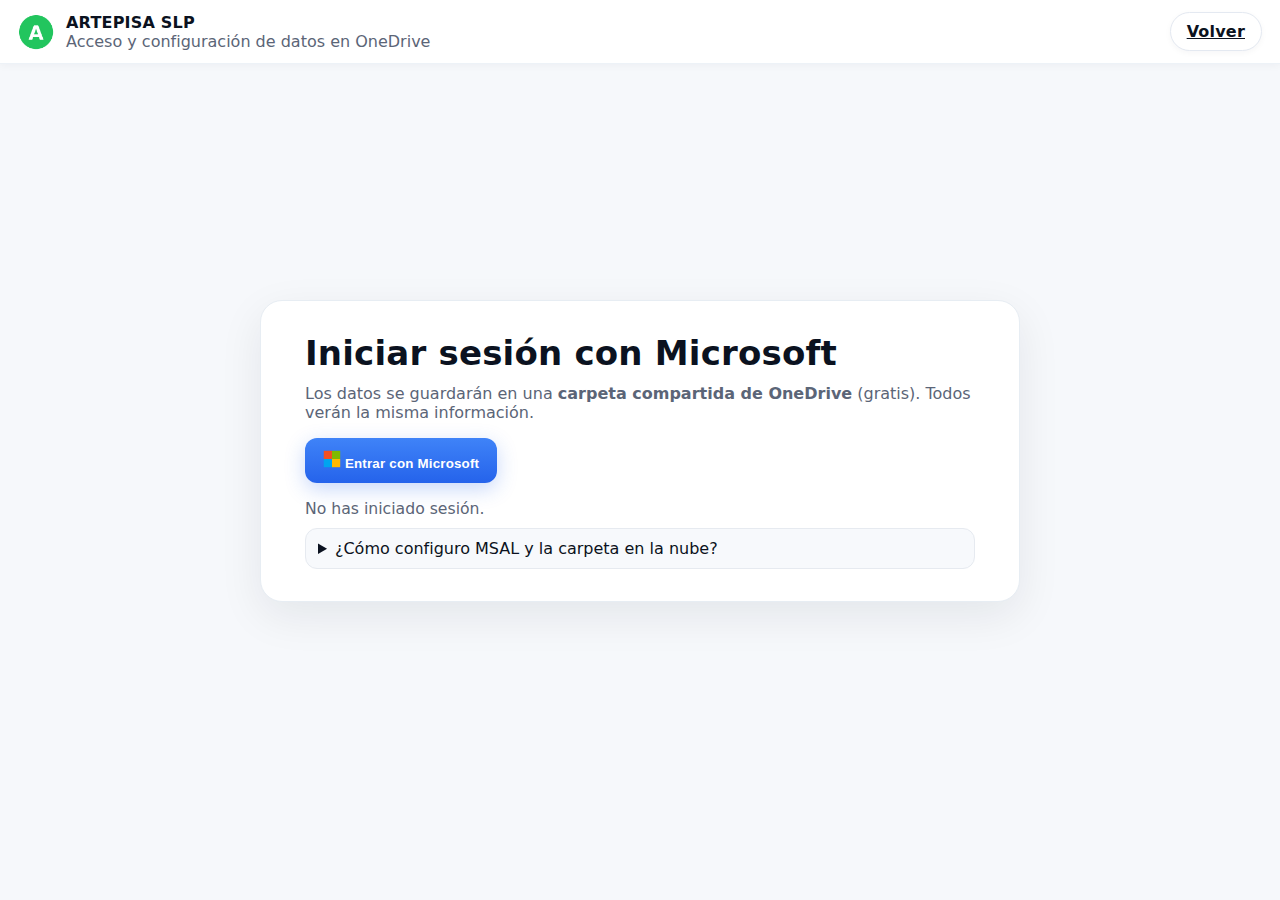
<file: oc.html>
<!DOCTYPE html>
<html lang="es">
<head>
  <meta charset="UTF-8" />
  <title>Órdenes de Compra · Artepisa</title>
  <meta name="viewport" content="width=device-width, initial-scale=1" />
  <link rel="stylesheet" href="./css/style.css" />
</head>
<body class="theme-light">
<script>
  const __acct = JSON.parse(sessionStorage.getItem('artepisa_account')||'null');
  if(!__acct){ location.href='login.html'; }
</script>

<header class="brand">
  <div class="logo">
    <img class="brandlogo" src="./img/arte.png?v=1" alt="ARTEPISA SLP">
    <div>
      <div class="brandname">ARTEPISA SLP</div>
      <div class="muted">Órdenes de Compra</div>
    </div>
  </div>
  <a class="btn ghost" href="dashboard.html">Volver</a>
</header>

<main class="container tablewide" id="layout">
  <section class="card" id="card-list">
    <h1 style="display:flex;gap:10px;align-items:center;flex-wrap:wrap">
      <span style="flex:1">Órdenes de Compra</span>
      <button class="btn ghost" id="oc-export">Exportar</button>
      <button class="btn ghost" id="oc-import">Importar</button>
      <button class="btn danger" id="oc-clear">Limpiar</button>
      <button class="btn" id="oc-new">Crear / Agregar</button>
    </h1>
    <input id="oc-file" type="file" accept=".json,.csv" hidden>
    <div class="actions"><input id="oc-buscar" class="input" placeholder="Buscar por # o proveedor" style="flex:1"></div>
    <div class="table-wrap">
      <table class="table">
        <thead>
          <tr>
            <th># OC</th><th>Proveedor</th><th>Fecha</th><th>Estatus</th><th>Descripción</th><th></th>
          </tr>
        </thead>
        <tbody id="oc-tabla"></tbody>
      </table>
    </div>
    <p>Total: <strong id="oc-count">0</strong></p>
  </section>

  <section class="card card-form" id="card-form">
    <h2>Formulario de OC</h2>
    <div class="form" id="oc-form">
      <div class="field"><label># OC</label><input id="oc-num" class="input" placeholder="(autogenerado)"></div>
      <div class="field"><label>Proveedor</label><input id="oc-prov" class="input" placeholder="Proveedor"></div>
      <div class="field"><label>Fecha</label><input id="oc-fecha" class="input" type="date"></div>
      <div class="field"><label>Estatus</label><input id="oc-est" class="input" placeholder="Estatus"></div>
      <div class="field"><label>Descripción</label><input id="oc-desc" class="input" placeholder="Descripción"></div>
      <div class="actions">
        <button class="btn" id="oc-guardar" type="button">Guardar</button>
        <button class="btn ghost" id="oc-nuevo" type="button">Nuevo</button>
        <button class="btn ghost" id="oc-cerrar" type="button">Cerrar</button>
      </div>
    </div>
  </section>
</main>

<script src="./js/msal-config.js"></script>
<script src="https://alcdn.msauth.net/browser/2.38.2/js/msal-browser.min.js"></script>
<script src="./js/auth.js"></script>
<script type="module" src="./js/oc.js"></script>
</body>
</html>
</file>
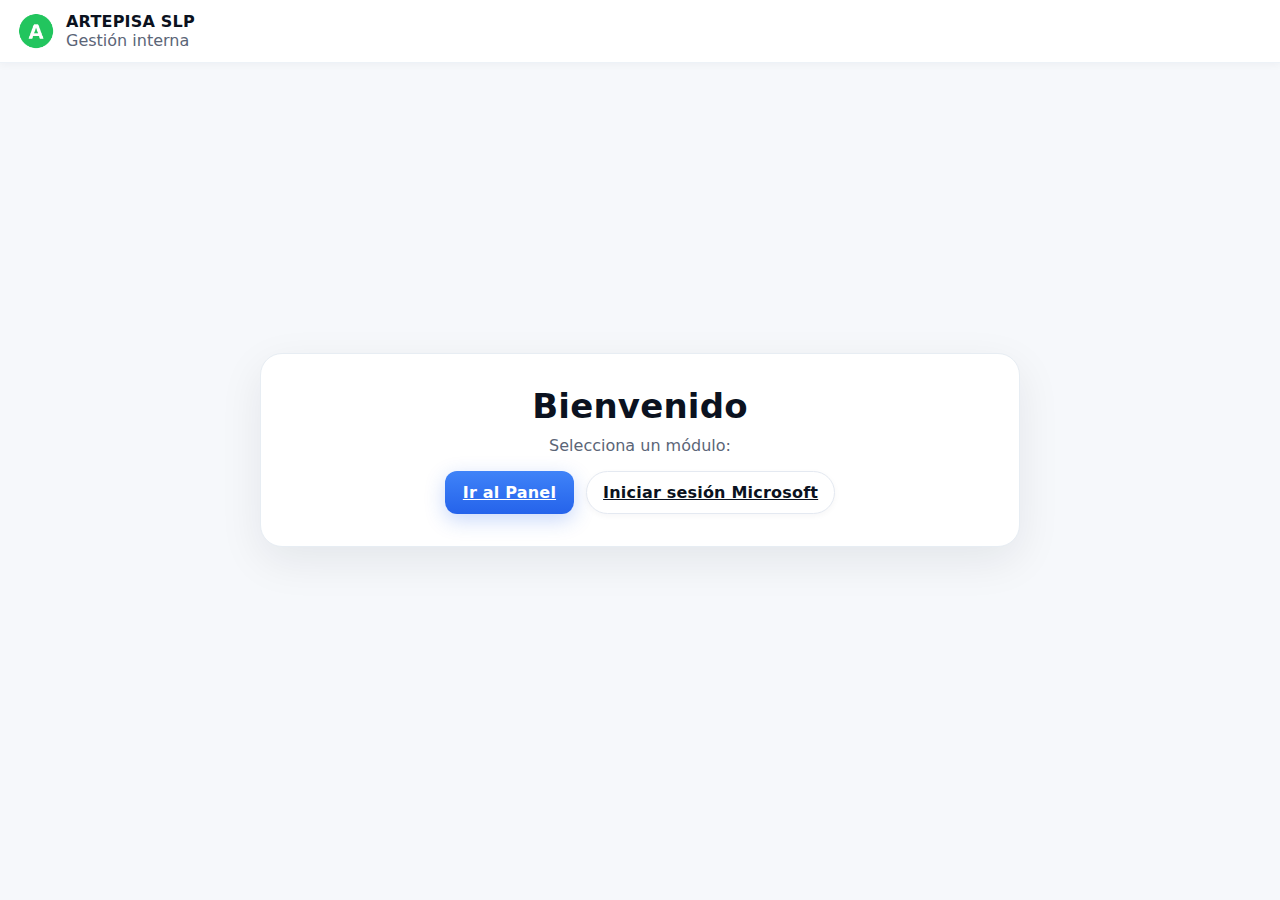
<file: ordenes-trabajo.html>
<!DOCTYPE html>
<html lang="es">
<head>
  <meta charset="UTF-8" />
  <title>Órdenes de Trabajo · Artepisa SLP (Graph)</title>
  <meta name="viewport" content="width=device-width, initial-scale=1" />
  <link rel="stylesheet" href="./css/style.css" />
  <link rel="stylesheet" href="./css/ordenes.css" />


  <!-- Favicon -->
  <link rel="icon" type="image/png" sizes="32x32" href="./img/arte.png?v=1">
  <link rel="icon" type="image/png" sizes="16x16" href="./img/arte.png?v=1">

  <style>
    main.container { display:block; }
    main.container.split {
      display:grid;
      grid-template-columns: minmax(380px, 1fr) minmax(420px, 1fr);
      gap:16px; align-items:start;
    }
    .card-form{ display:none; }
    .split .card-form{ display:block; }

    @media (max-width:980px){
      main.container.split{ grid-template-columns:1fr; }
    }

    .items-head, .items-row {
      display:grid;
      grid-template-columns: 110px 1fr 180px 120px 110px;
      gap:8px; align-items:center;
    }
    .items-head { font-weight:600; margin-bottom:6px; }
    .items-row { margin-bottom:6px; }
    .items-row input[type="number"]{ text-align:right; }
    .items-box{ margin-top:16px; }
    .muted-sm{ font-size:.85rem; opacity:.8; }
    .btn.icon{ display:inline-flex; gap:6px; align-items:center; }
    .clip{font-weight:700}
    .table-print{ border-collapse:collapse; width:100%; }
    .table-print th,.table-print td{ border:1px solid #ccc; padding:6px; font-size:12px; }
    /* Modo: sólo formulario */
    main.container.form-only { display: block; }
   .form-only #card-list { display: none; }   /* oculta el listado */
   .form-only #card-form { display: block; }  /* muestra el formulario */

  </style>
  <link rel="stylesheet" href="css/ordenes.css"/>
</head>
<body class="theme-light">
  <!-- Guardia: volver al inicio si no hay sesión -->
  <script>
    const __acct = JSON.parse(sessionStorage.getItem('artepisa_account')||'null');
    if(!__acct){ location.href = 'index.html'; }
  </script>

<header class="brand">
  <div class="logo">
    <img class="brandlogo" src="./img/arte.png?v=1" alt="ARTEPISA SLP">
    <div>
      <div class="brandname">ARTEPISA SLP</div>
      <div class="muted">Órdenes de Trabajo </div>
    </div>
  </div>
  <a class="btn ghost" href="dashboard.html">Volver</a>
</header>

<main class="container tablewide" id="layout">
  <!-- LISTADO -->
  <section class="card" id="card-list">
  <h1 style="display:flex;align-items:center;gap:10px;flex-wrap:wrap">
  <span style="flex:1">Órdenes de Trabajo</span>
  <button class="btn ghost"  id="o-export" type="button">Exportar</button>
  <button class="btn ghost"  id="o-import" type="button">Importar</button>
  <button class="btn danger" id="o-clear"  type="button">Limpiar</button>
  <button class="btn"        id="btn-show-form" type="button">Crear / Agregar</button>
</h1>

<!-- input de archivo oculto (para Importar) -->
<input id="o-file" type="file" accept=".json,.csv" hidden>


    <div class="actions" style="display:flex;gap:8px;align-items:center;flex-wrap:wrap;margin-bottom:8px">
      <input id="o-buscar" class="input" placeholder="Buscar por # OT o cliente" style="flex:1;min-width:220px">
    </div>

<div class="table-wrap ot-wrap ot-table">
  <table class="table ot-table">
    <thead>
      <tr>
        <th># OT</th>
        <th>Cliente</th>
        <th>Departamento</th>
        <th>Encargado</th>
        <th>Fecha Emisión</th>
        <th>Fecha Entrega</th>
        <th>Orden Compra</th>
        <th>Estatus</th>
        <th>Prioridad</th>
        <th></th>
      </tr>
    </thead>
    <tbody id="o-tabla"></tbody>
  </table>
</div>


    <p>Total OT: <strong id="ot-count">0</strong></p>
  </section>

  <!-- FORMULARIO -->
  <section class="card card-form" id="card-form">
    <h2>Formulario de OT</h2>
    <div class="form" id="ot-form">
      <div class="field">
  <span># OT</span>
  <div style="display:flex; gap:8px; align-items:center">
    <input id="o-num" type="number" placeholder="(autogenerado)">
    <button class="btn ghost" id="o-cobros" type="button" title="Abrir cobros de esta OT">Cobros</button>
  </div>
</div>

      <div class="field"><span>Cliente</span><input id="o-cliente" class="input" placeholder="Cliente" list="dl-clientes" required><datalist id="dl-clientes"></datalist></div>
      <div class="field"><span>Departamento</span><input id="o-depto" class="input" placeholder="Ej. Maquinados"></div>
      <div class="field"><span>Encargado</span><input id="o-enc" class="input" placeholder="Nombre del responsable"></div>
      <div class="field"><span>Fecha Emisión</span><input id="o-emision" class="input" type="date"></div>
      <div class="field"><span>Fecha Entrega</span><input id="o-entrega" class="input" type="date"></div>
      <div class="field"><span>Orden de Compra</span><input id="o-oc" class="input" placeholder="Número de OC"></div>
      <div class="field"><span>Estatus</span>
        <select id="o-est" class="input">
          <option>ABIERTA</option><option>EN PROCESO</option><option>EN ESPERA</option><option>CERRADA</option>
        </select>
      </div>
      <div class="field"><span>Prioridad</span>
        <select id="o-prio" class="input">
          <option>NORMAL</option><option>ALTA</option><option>URGENTE</option>
        </select>
      </div>
      <div class="field"><span>Descripción</span><input id="o-desc" class="input" placeholder="Trabajo a realizar"></div>

      <div class="items-box">
        <div class="items-head">
          <div>Cantidad</div><div>Descripción</div><div>Plano</div><div>Adjunto</div><div></div>
        </div>
        <div id="items-container"></div>
        <button class="btn icon" id="btn-add-item" type="button">➕ Agregar partida</button>
        <div class="muted-sm">El adjunto se guarda en base64. Archivos grandes hacen pesado el JSON.</div>
      </div>

      <div class="actions" style="margin-top:16px;display:flex;gap:8px;flex-wrap:wrap;align-items:center">
        <button class="btn" id="o-guardar" type="button">Guardar</button>
        <button class="btn ghost" id="o-nuevo" type="button">Nuevo</button>
        <button class="btn" id="o-imprimir" type="button">Imprimir/PDF</button>
        <span style="flex:1"></span>
        <button class="btn ghost" id="o-cerrar" type="button">Cerrar</button>
      </div>
    </div>
  </section>
</main>

<!-- Scripts -->
<script src="./js/msal-config.js"></script>
<script src="https://alcdn.msauth.net/browser/2.38.2/js/msal-browser.min.js"></script>
<script src="./js/auth.js"></script>
<script type="module" src="./js/ot-graph.js"></script>

</body>
</html>
</file>
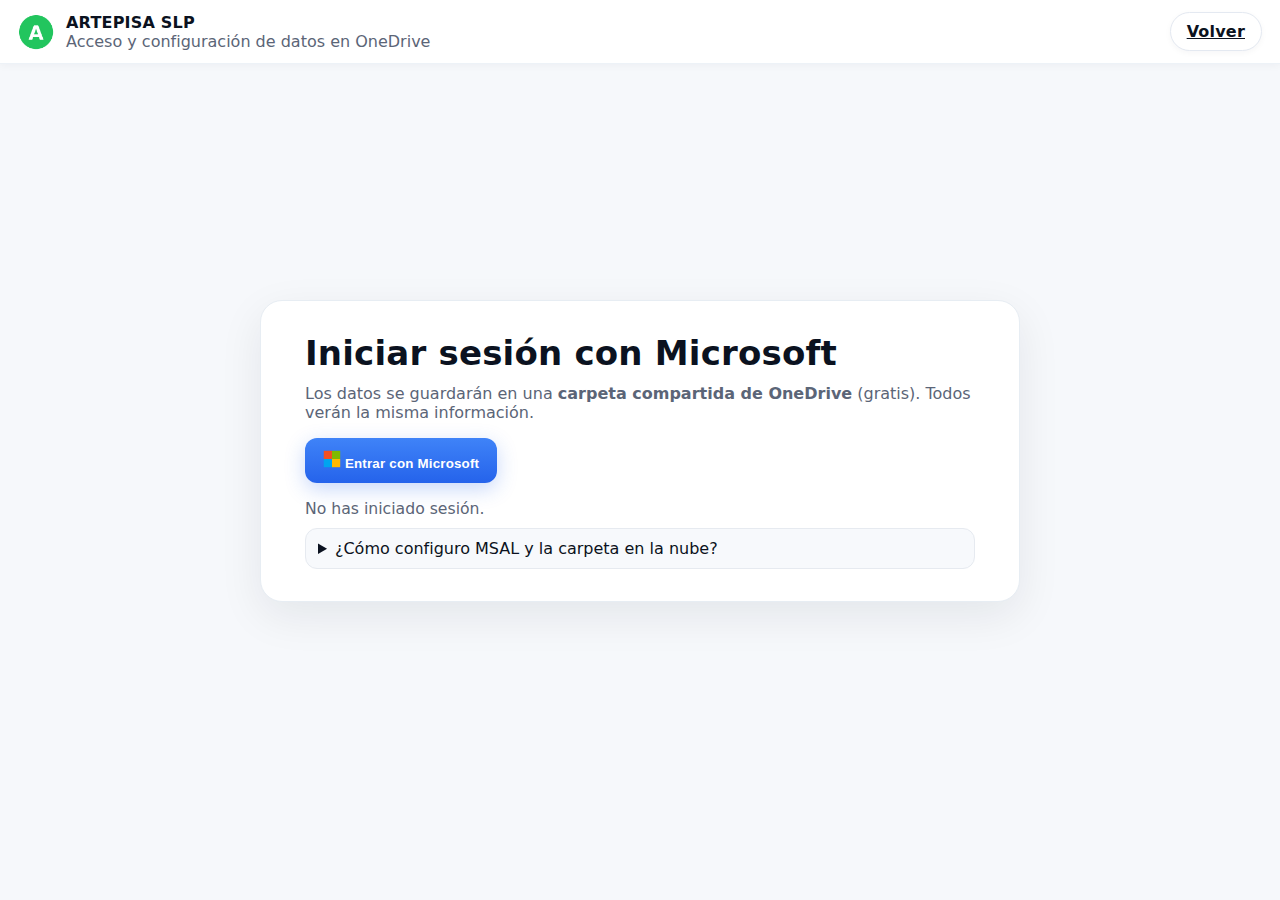
<file: ordenes.html>
<!DOCTYPE html>
<html lang="es">
<head>
  <meta charset="UTF-8" />
  <title>Órdenes de Trabajo · Artepisa SLP (Graph)</title>
  <meta name="viewport" content="width=device-width, initial-scale=1" />
  <link rel="stylesheet" href="./css/style.css" />
  <link rel="stylesheet" href="./css/ordenes.css" />
  <link rel="icon" type="image/png" sizes="32x32" href="./img/arte.png?v=1">
  <link rel="icon" type="image/png" sizes="16x16" href="./img/arte.png?v=1">
</head>
<body class="theme-light">
<script>
  const __acct = JSON.parse(sessionStorage.getItem('artepisa_account')||'null');
  if(!__acct){ location.href='login.html'; }
</script>

<header class="brand">
  <div class="logo">
    <img class="brandlogo" src="./img/arte.png?v=1" alt="ARTEPISA SLP">
    <div>
      <div class="brandname">ARTEPISA SLP</div>
      <div class="muted">Órdenes de Trabajo (OneDrive/SharePoint)</div>
    </div>
  </div>
  <a class="btn ghost" href="dashboard.html">Volver</a>
</header>

<main class="container tablewide" id="layout">
  <section class="card" id="card-list">
    <h1 style="display:flex;align-items:center;gap:10px;flex-wrap:wrap">
      <span style="flex:1">Órdenes de Trabajo</span>
      <button class="btn ghost" id="o-export" type="button">Exportar</button>
      <button class="btn ghost" id="o-import" type="button">Importar</button>
      <button class="btn danger" id="o-clear" type="button">Limpiar</button>
      <button class="btn" id="btn-show-form" type="button">Crear / Agregar</button>
    </h1>
    <input id="o-file" type="file" accept=".json,.csv" hidden>
    <div class="actions" style="gap:8px;align-items:center;flex-wrap:wrap;margin-bottom:8px">
      <input id="o-buscar" class="input" placeholder="Buscar por # OT o cliente" style="flex:1;min-width:220px">
    </div>
    <div class="table-wrap ot-wrap">
      <table class="table ot-table">
        <thead>
          <tr>
            <th># OT</th><th>Cliente</th><th>Departamento</th><th>Encargado</th><th>Fecha Emisión</th><th>Fecha Entrega</th><th>Orden Compra</th><th>Estatus</th><th>Prioridad</th><th></th>
          </tr>
        </thead>
        <tbody id="o-tabla"></tbody>
      </table>
    </div>
    <p>Total OT: <strong id="ot-count">0</strong></p>
  </section>

  <section class="card card-form" id="card-form">
    <h2>Formulario de OT</h2>
    <div class="form" id="ot-form">
      <div class="field"><label># OT</label><input id="o-num" class="input" type="number" placeholder="(autogenerado)"></div>
      <div class="field"><label>Cliente</label><input id="o-cliente" class="input" placeholder="Cliente" list="dl-clientes" required><datalist id="dl-clientes"></datalist></div>
      <div class="field"><label>Departamento</label><input id="o-depto" class="input" placeholder="Ej. Maquinados"></div>
      <div class="field"><label>Encargado</label><input id="o-enc" class="input" placeholder="Nombre del responsable"></div>
      <div class="field"><label>Fecha Emisión</label><input id="o-emision" class="input" type="date"></div>
      <div class="field"><label>Fecha Entrega</label><input id="o-entrega" class="input" type="date"></div>
      <div class="field"><label>Orden de Compra</label><input id="o-oc" class="input" placeholder="Número de OC"></div>
      <div class="field"><label>Estatus</label>
        <select id="o-est" class="input">
          <option>ABIERTA</option><option>EN PROCESO</option><option>EN ESPERA</option><option>CERRADA</option>
        </select>
      </div>
      <div class="field"><label>Prioridad</label>
        <select id="o-prio" class="input">
          <option>NORMAL</option><option>ALTA</option><option>URGENTE</option>
        </select>
      </div>
      <div class="field"><label>Descripción</label><input id="o-desc" class="input" placeholder="Trabajo a realizar"></div>

      <div class="items-box">
        <div class="items-head">
          <div>Cantidad</div><div>Descripción</div><div>Plano</div><div>Adjunto</div><div></div>
        </div>
        <div id="items-container"></div>
        <button class="btn icon" id="btn-add-item" type="button">➕ Agregar partida</button>
        <div class="muted">El adjunto se guarda en base64. Archivos grandes hacen pesado el JSON.</div>
      </div>

      <div class="actions" style="margin-top:16px;display:flex;gap:8px;flex-wrap:wrap;align-items:center">
        <button class="btn" id="o-guardar" type="button">Guardar</button>
        <button class="btn ghost" id="o-nuevo" type="button">Nuevo</button>
        <button class="btn" id="o-imprimir" type="button">Imprimir/PDF</button>
        <span style="flex:1"></span>
        <button class="btn ghost" id="o-cerrar" type="button">Cerrar</button>
      </div>
    </div>
  </section>
</main>

<script src="./js/msal-config.js"></script>
<script src="https://alcdn.msauth.net/browser/2.38.2/js/msal-browser.min.js"></script>
<script src="./js/auth.js"></script>
<script type="module" src="./js/ot-graph.js"></script>
</body>
</html>
</file>
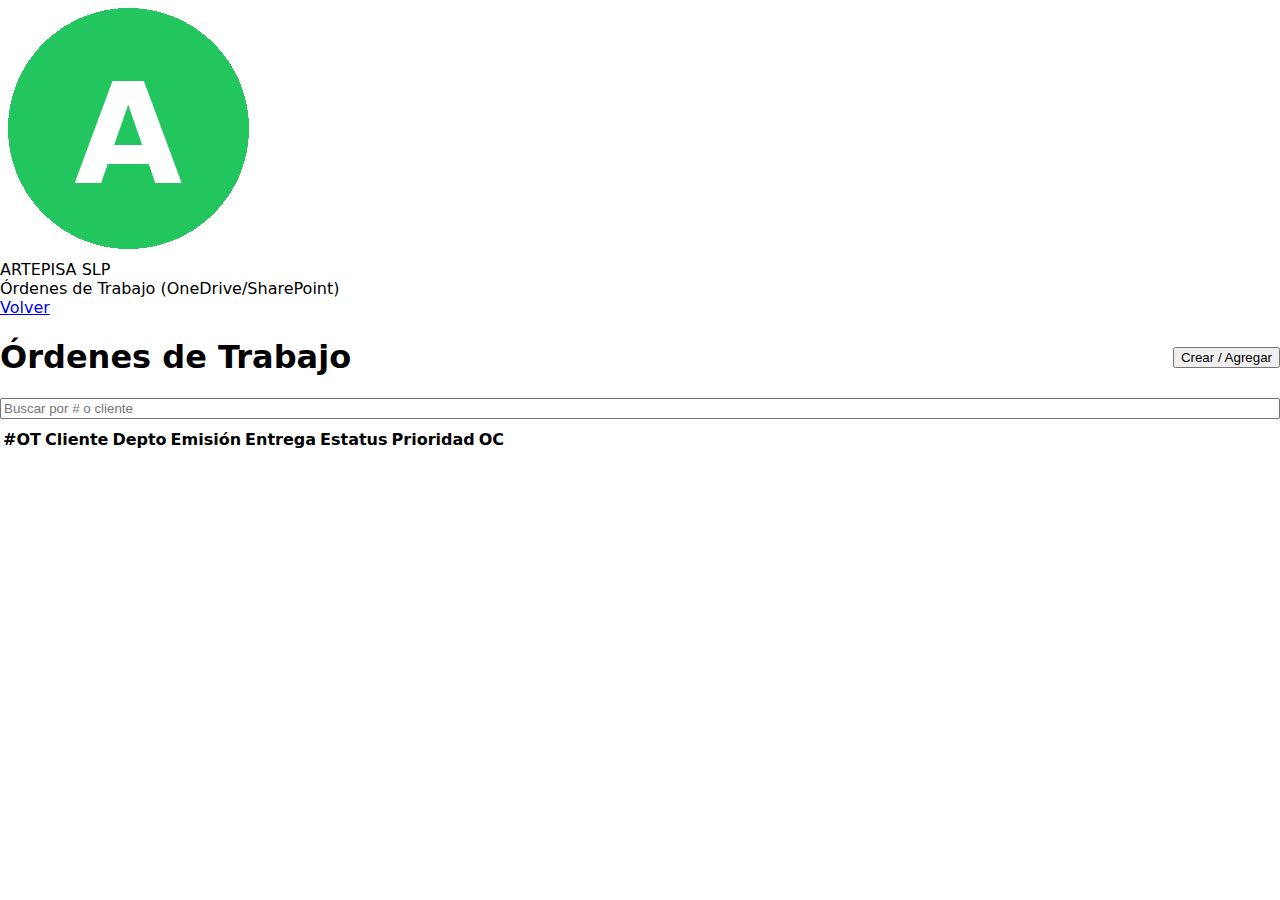
<file: ot.html>
<!DOCTYPE html>
<html lang="es">
<head>
  <meta charset="UTF-8" />
  <title>Órdenes de Trabajo · Artepisa SLP (Graph)</title>
  <meta name="viewport" content="width=device-width, initial-scale=1" />
  <link rel="stylesheet" href="./css/style.css" />

  <!-- Favicon -->
  <link rel="icon" type="image/png" sizes="32x32" href="./img/arte.png?v=1">
  <link rel="icon" type="image/png" sizes="16x16" href="./img/arte.png?v=1">

  <style>
    /* Layout: lista sola por defecto; formulario aparece al activar 'split' */
    main.container { display:block; }
    main.container.split {
      display:grid;
      grid-template-columns: minmax(380px, 1fr) minmax(420px, 1fr);
      gap:16px;
      align-items:start;
    }
    .card-form{ display:none; }
    .split .card-form{ display:block; }

    @media (max-width:980px){
      main.container.split{ grid-template-columns:1fr; }
    }

    /* Partidas */
    .items-head, .items-row {
      display:grid;
      grid-template-columns: 110px 1fr 180px 120px 110px;
      gap:8px; align-items:center;
    }
    .items-head { font-weight:600; margin-bottom:6px; }
    .items-row { margin-bottom:6px; }
    .items-row input[type="number"]{ text-align:right; }
    .items-box{ margin-top:16px; }
    .muted-sm{ font-size:.85rem; opacity:.8; }
    .btn.icon{ display:inline-flex; gap:6px; align-items:center; }
    .clip{font-weight:700}
    .table-print{ border-collapse:collapse; width:100%; }
    .table-print th,.table-print td{ border:1px solid #ccc; padding:6px; font-size:12px; }
  </style>
</head>
<body>
<header class="brand">
  <div class="logo">
    <img class="brandlogo" src="./img/arte.png?v=1" alt="ARTEPISA SLP">
    <div>
      <div class="brandname">ARTEPISA SLP</div>
      <div class="muted">Órdenes de Trabajo (OneDrive/SharePoint)</div>
    </div>
  </div>
  <a class="btn ghost" href="dashboard.html">Volver</a>
</header>

<!-- Por defecto SIN 'split' => solo listado -->
<main class="container" id="layout">
  <!-- LISTADO -->
  <section class="card" id="card-list">
    <h1 style="display:flex;align-items:center;gap:8px;flex-wrap:wrap">
      <span style="flex:1">Órdenes de Trabajo</span>
      <button class="btn" id="btn-show-form" type="button" title="Crear o agregar OT">Crear / Agregar</button>
    </h1>

    <div class="actions" style="display:flex;gap:8px;align-items:center;flex-wrap:wrap;margin-bottom:8px">
      <input id="o-buscar" placeholder="Buscar por # o cliente" style="flex:1;min-width:220px">
    </div>

    <table>
      <thead>
      <tr>
        <th>#OT</th><th>Cliente</th><th>Depto</th><th>Emisión</th>
        <th>Entrega</th><th>Estatus</th><th>Prioridad</th><th>OC</th><th></th>
      </tr>
      </thead>
      <tbody id="o-tabla"></tbody>
    </table>
  </section>

  <!-- FORMULARIO (oculto hasta 'split') -->
  <section class="card card-form" id="card-form">
    <h2>Formulario</h2>
    <div class="form" id="ot-form">
      <div class="field"><span># OT</span><input id="o-num" type="number" inputmode="numeric" placeholder="(autogenera)"></div>

      <!-- Cliente con autocompletar desde BD -->
      <div class="field">
        <span>Cliente</span>
        <input id="o-cliente" placeholder="Cliente" list="dl-clientes" autocomplete="off" required>
        <datalist id="dl-clientes"></datalist>
      </div>

      <div class="field"><span>Departamento</span><input id="o-depto" placeholder="MAQUINADOS"></div>
      <div class="field"><span>Encargado</span><input id="o-enc" placeholder="Nombre del responsable"></div>
      <div class="field"><span>Fecha Emisión</span><input id="o-emision" type="date"></div>
      <div class="field"><span>Fecha Entrega</span><input id="o-entrega" type="date"></div>
      <div class="field"><span>Orden de Compra</span><input id="o-oc" placeholder="OPCIONAL"></div>
      <div class="field">
        <span>Estatus</span>
        <select id="o-est">
          <option value="ABIERTA">ABIERTA</option>
          <option value="EN PROCESO">EN PROCESO</option>
          <option value="EN ESPERA">EN ESPERA</option>
          <option value="CERRADA">CERRADA</option>
        </select>
      </div>
      <div class="field">
        <span>Prioridad</span>
        <select id="o-prio">
          <option value="NORMAL">NORMAL</option>
          <option value="ALTA">ALTA</option>
          <option value="URGENTE">URGENTE</option>
        </select>
      </div>
      <div class="field"><span>Descripción</span><input id="o-desc" placeholder="Trabajo a realizar"></div>

      <!-- PARTIDAS -->
      <div class="items-box">
        <div class="items-head">
          <div>Cantidad</div>
          <div>Descripción</div>
          <div>Plano</div>
          <div>Adjunto</div>
          <div></div>
        </div>
        <div id="items-container"></div>
        <button class="btn icon" id="btn-add-item" type="button">➕ Agregar partida</button>
        <div class="muted-sm" style="margin-top:6px">El adjunto se guarda en la OT como DataURL (base64). Archivos grandes pueden hacer pesado el JSON.</div>
      </div>

      <div class="actions" style="margin-top:16px;display:flex;gap:8px;flex-wrap:wrap;align-items:center">
        <button class="btn" id="o-guardar" type="button">Guardar</button>
        <button class="btn ghost" id="o-nuevo" type="button">Nuevo</button>
        <button class="btn" id="o-imprimir" type="button">Imprimir/PDF</button>
        <span style="flex:1"></span>
        <button class="btn ghost" id="o-cerrar" type="button" title="Ocultar formulario">Cerrar</button>
      </div>
    </div>
  </section>
</main>

<!-- MSAL + módulos (el orden importa) -->
<script src="https://alcdn.msauth.net/browser/2.38.1/js/msal-browser.min.js"></script>
<script src="./js/msal-config.js"></script>
<script src="./js/auth.js"></script>
<script src="./js/graph.js"></script>
<script src="./js/data.js"></script>

<!-- Lógica -->
<script src="./js/ot.js?v=8"></script>
</body>
</html>
</file>
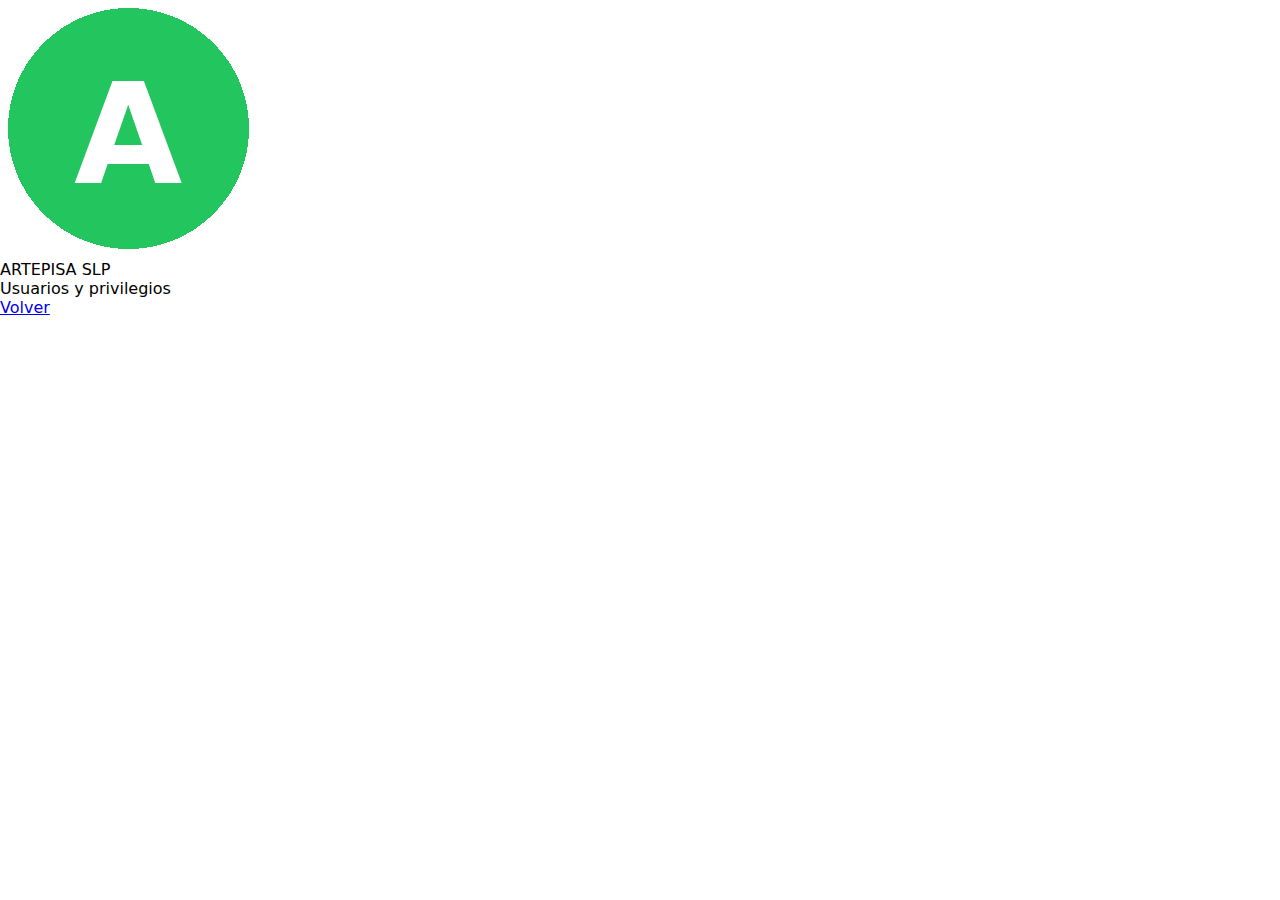
<file: usuarios.html>
<!DOCTYPE html>
<html lang="es">
<head>
  <meta charset="UTF-8" />
  <title>Usuarios y Privilegios · Artepisa SLP</title>
  <meta name="viewport" content="width=device-width, initial-scale=1" />
  <link rel="stylesheet" href="./css/style.css">
</head>
<body>
<header class="brand">
  <div class="logo">
    <img class="brandlogo" src="./img/arte.png?v=1" alt="ARTEPISA SLP">
    <div>
      <div class="brandname">ARTEPISA SLP</div>
      <div class="muted">Usuarios y privilegios</div>
    </div>
  </div>
  <a class="btn ghost" href="dashboard.html">Volver</a>
</header>

<main class="container">
  <section class="card" id="card-admin" style="display:none">
    <h2>Usuarios y privilegios</h2>
    <p class="muted" id="admin-msg"></p>

    <div class="form">
      <div class="field"><span>Correo (UPN)</span><input id="u-email" type="email" placeholder="usuario@empresa.com"></div>
      <div class="field"><span>Nombre</span><input id="u-nombre" placeholder="Nombre a mostrar"></div>
      <div class="field"><span>Rol</span>
        <select id="u-rol"><option>ADMIN</option><option>EDITOR</option><option>LECTOR</option></select>
      </div>
      <div class="field"><span>Activo</span><label class="pill"><input id="u-activo" type="checkbox" checked> &nbsp; Sí</label></div>

      <div class="actions">
        <button class="btn" id="u-guardar" type="button">Guardar</button>
        <button class="btn ghost" id="u-nuevo" type="button">Nuevo</button>
        <button class="btn danger" id="u-eliminar" type="button">Eliminar</button>
        <span class="spacer"></span>
        <input id="u-buscar" placeholder="Buscar por correo o nombre…" style="min-width:240px">
      </div>
    </div>

    <table style="margin-top:10px">
      <thead><tr><th>Correo</th><th>Nombre</th><th>Rol</th><th>Activo</th><th></th></tr></thead>
      <tbody id="u-tabla"></tbody>
    </table>

    <hr/>
    <h3>Alta en Entra ID (Azure AD)</h3>
    <p class="muted">Crear cuenta interna o invitar externa (requiere privilegios de Admin y consentimiento de administrador en la app).</p>

    <div class="grid-2">
      <div class="card soft">
        <h4>Crear usuario interno</h4>
        <div class="form">
          <div class="field"><span>UPN (correo interno)</span><input id="ad-upn" type="email" placeholder="nuevo@tu-dominio.com"></div>
          <div class="field"><span>Nombre para mostrar</span><input id="ad-name" placeholder="Nombre Apellidos"></div>
          <div class="field"><span>Alias (mailNickname)</span><input id="ad-nick" placeholder="nombre.apellidos"></div>
          <div class="field"><span>Contraseña inicial</span><input id="ad-pass" type="password" placeholder="Contraseña temporal"></div>
          <div class="actions">
            <button class="btn" id="ad-create" type="button">Crear usuario</button>
          </div>
          <p id="ad-create-msg" class="muted"></p>
        </div>
      </div>

      <div class="card soft">
        <h4>Invitar usuario externo (B2B)</h4>
        <div class="form">
          <div class="field"><span>Email externo</span><input id="ad-inv-email" type="email" placeholder="proveedor@empresa.com"></div>
          <div class="field"><span>Nombre (opcional)</span><input id="ad-inv-name" placeholder="Proveedor ACME"></div>
          <div class="actions">
            <button class="btn" id="ad-invite" type="button">Enviar invitación</button>
          </div>
          <p id="ad-invite-msg" class="muted"></p>
        </div>
      </div>
    </div>

  </section>

  <section class="card" id="card-no-admin" style="display:none">
    <h2>Usuarios y privilegios</h2>
    <p class="error">No tienes permisos para administrar usuarios.</p>
  </section>
</main>

<!-- MSAL + app -->
<script src="https://alcdn.msauth.net/browser/2.38.1/js/msal-browser.min.js"></script>
<script src="./js/msal-config.js"></script>
<script src="./js/auth.js"></script>
<script src="./js/graph.js"></script>
<script src="./js/data.js"></script>

<!-- Roles (común) -->
<script src="./js/roles.js?v=1"></script>

<!-- Lógica de esta página -->
<script src="./js/entra-admin.js?v=1"></script>
<script src="./js/usuarios.js?v=1"></script>
</body>
</html>
</file>
<file: css/style.css>
/* ====== Base (para todo el sitio) ====== */
*{ box-sizing: border-box; }
html, body{ height:100%; }
body{
  margin:0;
  font-family: ui-sans-serif, system-ui, Segoe UI, Roboto, Inter, Arial, sans-serif;
}

/* ====== THEME LIGHT ====== */
.theme-light{
  --bg:#f6f8fb;
  --text-900:#0b1220;
  --text-600:#5b6577;
  --brand-500:#3b82f6;
  --brand-600:#2563eb;
  --card-bg:#ffffff;
  --card-brd:#e7edf3;
  --shadow-lg:0 12px 36px rgba(16,24,40,.08);
  --radius:18px;
}
.theme-light{ background:var(--bg); color:var(--text-900); }

/* ====== HEADER ====== */
.theme-light .brand{
  background:#fff; border-bottom:1px solid #edf2f7;
  box-shadow:0 2px 8px rgba(16,24,40,.04);
  padding:12px 18px; display:flex; align-items:center; justify-content:space-between;
}
.theme-light .logo{ display:flex; gap:12px; align-items:center; }
.theme-light .brandlogo{ height:36px; border-radius:10px; }
.theme-light .brandname{ font-weight:800; letter-spacing:.2px; color:var(--text-900); }
.theme-light .muted{ color:var(--text-600); }

/* ====== LAYOUT ====== */
.theme-light .container{ max-width:1100px; margin:0 auto; padding:24px 16px 80px; }
.theme-light .hero{ min-height:calc(100vh - 70px); display:grid; place-items:center; }

/* ====== CARDS ====== */
.theme-light .card{
  width:100%; max-width:760px; margin:0;
  padding:28px clamp(18px,4vw,40px);
  background:var(--card-bg);
  border:1px solid var(--card-brd);
  border-radius:var(--radius);
  box-shadow:var(--shadow-lg);
}
.theme-light h1{ margin:0 0 12px; font-size:clamp(26px,3vw,34px); line-height:1.2; color:var(--text-900); }
.theme-light .card p{ margin:.5rem 0 0; }

/* ====== BOTONES ====== */
.theme-light .actions{ display:flex; gap:12px; flex-wrap:wrap; margin-top:16px; }
.theme-light .btn{
  appearance:none; border:0; cursor:pointer;
  display:inline-flex; align-items:center; justify-content:center; gap:10px;
  padding:12px 18px; border-radius:12px;
  font-weight:800; letter-spacing:.2px; color:#fff;
  background:linear-gradient(180deg, var(--brand-500), var(--brand-600));
  box-shadow:0 6px 18px rgba(37,99,235,.28);
  transition:transform .08s ease, filter .2s ease, opacity .2s ease;
}
.theme-light .btn:hover{ transform:translateY(-1px); filter:saturate(108%); }
.theme-light .btn:active{ transform:translateY(0); }
.theme-light .btn:disabled{ opacity:.6; cursor:not-allowed; }
.theme-light .btn.ghost{
  background:#fff; color:var(--text-900);
  border:1px solid #e6eaf0; border-radius:14px; padding:8px 14px;
  box-shadow:0 2px 6px rgba(16,24,40,.04);
}
.theme-light .btn.ghost:hover{ background:#f8fafc; }
.theme-light .btn.danger{
  background:linear-gradient(180deg, #ef4444, #dc2626);
  box-shadow:0 6px 18px rgba(220,38,38,.28);
}
.theme-light .btn.danger:hover{ filter:saturate(110%); transform:translateY(-1px); }
.theme-light .btn.sm{ padding:8px 12px; border-radius:10px; font-weight:700; }

/* Spinner dentro del botón */
.theme-light .spinner{
  width:16px; height:16px; border:2px solid rgba(255,255,255,.45);
  border-top-color:#fff; border-radius:50%; display:none; animation:spin .7s linear infinite;
}
.theme-light .spinner.on{ display:inline-block; }
@keyframes spin{ to{ transform:rotate(360deg); } }

/* ====== ACCORDEON / AYUDA ====== */
.theme-light details{
  margin-top:16px; background:#f7f9fc; border:1px solid #e6eaf0;
  border-radius:12px; padding:10px 12px;
}
.theme-light summary{ cursor:pointer; user-select:none; }
.theme-light code{ background:#eef2f7; color:#0b1220; padding:2px 6px; border-radius:8px; }
.theme-light #login-msg{ margin-top:16px; color:var(--text-600); font-size:.98rem; }

/* ====== FORM / INPUTS (base) ====== */
.theme-light .form{ display:grid; gap:12px; }
.theme-light .field{ display:flex; flex-direction:column; gap:6px; }
.theme-light .field label{ font-weight:600; color:#394356; }
.theme-light .help{ color:#5b6577; font-size:.9rem; }
.theme-light .input{
  width:100%; height:40px; font-size:15px;
  padding:10px 12px; border:1px solid #e1e7ef; border-radius:12px;
  background:#fff; color:#0b1220; transition:border-color .15s, box-shadow .15s;
}
.theme-light .input::placeholder{ color:#9aa7b8; }
.theme-light .input:focus{ outline:0; border-color:#a7c4ff; box-shadow:0 0 0 4px rgba(59,130,246,.14); }
.theme-light .input[readonly], .theme-light .input:disabled{ background:#f4f6fa; color:#6b7486; }

/* ====== TABLAS (sin scroll horizontal) ====== */
.theme-light .table-wrap{
  overflow-x: visible;    /* ver tabla completa */
  overflow-y: auto;
  border:1px solid #e7edf3; border-radius:16px;
  background:#fff; box-shadow:0 10px 28px rgba(16,24,40,.06);
  -webkit-overflow-scrolling:touch;
}
.theme-light table.table{
  width:100%;
  min-width:0;            /* sin ancho mínimo forzado */
  border-collapse:separate; border-spacing:0; font-size:15px;
  table-layout: fixed;    /* ajusta columnas */
  word-wrap: break-word; overflow-wrap:anywhere; white-space:normal;
}
.theme-light .table thead th{
  position:sticky; top:0; z-index:1;
  background:#f2f6fb; color:#394356; text-align:left;
  padding:12px 14px; border-bottom:1px solid #dfe7f1; font-weight:800;
}
.theme-light .table tbody td{
  padding:12px 14px; border-bottom:1px solid #eef2f7; color:#1c2536; vertical-align:middle;
}
.theme-light .table tbody tr:nth-child(even){ background:#fafcff; }
.theme-light .table tbody tr:hover{ background:#f5f9ff; }
.theme-light .table td:last-child, .theme-light .table th:last-child{ text-align:right; }
.theme-light .table .table-actions{ display:flex; justify-content:flex-end; gap:8px; }
.theme-light table.table th:nth-child(1),
.theme-light table.table td:nth-child(1){ width:70px; }        /* ID */
.theme-light table.table th:nth-child(3),
.theme-light table.table td:nth-child(3){ width:170px; }       /* Teléfono */
.theme-light table.table th:nth-child(4),
.theme-light table.table td:nth-child(4){ width:170px; }       /* Estado */
.theme-light table.table th:nth-child(6),
.theme-light table.table td:nth-child(6){ width:120px; }       /* Acciones */
.theme-light table.table th:nth-child(2),
.theme-light table.table td:nth-child(2),
.theme-light table.table th:nth-child(5),
.theme-light table.table td:nth-child(5){                       /* Nombre/Contacto flexibles */
  overflow-wrap:anywhere; word-break:break-word; white-space:normal;
}

/* ====== UTILIDADES ====== */
.theme-light .gap-8{ gap:8px; }
.theme-light .flex{ display:flex; }
.theme-light .flex-1{ flex:1; }

/* ====== ENFOQUE ACCESIBLE ====== */
.theme-light :focus-visible{
  outline:3px solid rgba(37,99,235,.45);
  outline-offset:2px; border-radius:12px;
}

/* ====== RESPONSIVE base ====== */
@media (max-width:720px){
  .theme-light .brand{ padding:10px 14px; }
  .theme-light .container{ padding:18px 12px 56px; }
  .theme-light .card{ padding:22px 16px; }
}

/* =========================================================
   PRO PACK: Refinamientos (cards, botones, tabla, tipografía)
   ========================================================= */
.theme-light .card{
  padding:32px clamp(20px,4vw,44px);
  border-radius:22px; box-shadow:0 14px 44px rgba(16,24,40,.08);
}
.theme-light .card h1, .theme-light .card h2, .theme-light .card h3{
  margin:0 0 10px; letter-spacing:.2px;
}
.theme-light .card > .muted{ margin-top:2px; }
.theme-light .btn{
  background:linear-gradient(180deg,#3f83f8,#2563eb);
  box-shadow:0 6px 20px rgba(37,99,235,.25);
}
.theme-light .btn.ghost{ border-radius:999px; padding:9px 16px; border-color:#e4e9f1; }
.theme-light .btn.danger{ background:linear-gradient(180deg,#f05252,#dc2626); }
@media (hover:hover){
  .theme-light .card:hover{ box-shadow:0 16px 48px rgba(16,24,40,.10); }
}

/* =========================================================
   FORMATO “CELDAS DE TABLA” PARA EL FORMULARIO (card-form)
   ========================================================= */
.theme-light .card-form .form{
  display:table; width:100%; border-collapse:collapse; gap:0;
}
.theme-light .card-form .form .field{ display:table-row; }
.theme-light .card-form .form .field label,
.theme-light .card-form .form .field input{
  display:table-cell; vertical-align:middle; font-size:15px;
  padding:10px 14px; border:1px solid #dfe6ef;
}
.theme-light .card-form .form .field label{
  font-weight:700; color:#2b3446; background:#f4f7fb;
  width:220px; border-right:none; border-radius:6px 0 0 6px;
}
.theme-light .card-form .form .field input{
  background:#fff; border-left:none; border-radius:0 6px 6px 0;
}
.theme-light .card-form .form .field input:focus{
  outline:none; border-color:#93b4ff; box-shadow:inset 0 0 0 2px rgba(59,130,246,.25);
}
.theme-light .card-form .form .field .help{
  display:block; grid-column:1 / -1; padding:6px 14px 10px; color:#6a7386;
}
.theme-light .card-form .actions{ display:table-row; }
.theme-light .card-form .actions .btn{
  margin:8px 6px; padding:10px 18px; border-radius:10px; font-weight:700;
}

/* ===== Responsive del formulario tabular ===== */
@media (max-width: 720px){
  .theme-light .card-form .form{ display:block; }
  .theme-light .card-form .form .field{ display:block; margin-bottom:10px; }
  .theme-light .card-form .form .field label,
  .theme-light .card-form .form .field input{
    display:block; width:100%; border:1px solid #e1e7ef; border-radius:12px;
  }
  .theme-light .card-form .form .field label{
    background:transparent; border:0; padding:0 0 6px; font-weight:700; color:#2b3446;
  }
  .theme-light .card-form .form .field input{ padding:10px 12px; }
  .theme-light .card-form .actions{ display:flex; flex-wrap:wrap; gap:8px; }
}

/* ===== Badges (opcional) ===== */
.theme-light .badge{
  display:inline-flex; align-items:center; height:28px; padding:0 10px;
  border-radius:999px; font-weight:700; font-size:.85rem;
  background:#eef3ff; color:#2457d6; border:1px solid #dbe6ff;
}
/* ====== MODO ANCHO PARA TABLAS (no truncar, 1 fila por registro) ====== */
.theme-light .container.tablewide{
  max-width: 1440px;          /* ancho más grande del layout */
}

/* La card de la lista ocupa TODO el ancho de su columna */
.theme-light .container.tablewide #card-list.card{
  max-width: 100%;
}

/* La tabla usa el ancho completo sin forzar scroll horizontal */
.theme-light .container.tablewide .table-wrap{
  overflow-x: hidden !important;
}

/* La tabla reparte ancho y crece hasta llenar el contenedor */
.theme-light .container.tablewide table.table{
  width: 100% !important;
  min-width: 0 !important;
  table-layout: fixed !important;
}

/* === Columnas: evitar saltos de línea en las que te interesa una sola fila === */
/* Nombre (más espacio), Teléfono, Estado y Contacto en una sola línea */
.theme-light .container.tablewide table.table th:nth-child(2),
.theme-light .container.tablewide table.table td:nth-child(2){ /* Nombre */
  white-space: nowrap;
}
.theme-light .container.tablewide table.table th:nth-child(3),
.theme-light .container.tablewide table.table td:nth-child(3){ /* Teléfono */
  white-space: nowrap;
}
.theme-light .container.tablewide table.table th:nth-child(4),
.theme-light .container.tablewide table.table td:nth-child(4){ /* Estado */
  white-space: nowrap;
}
.theme-light .container.tablewide table.table th:nth-child(5),
.theme-light .container.tablewide table.table td:nth-child(5){ /* Contacto */
  white-space: nowrap;
}

/* Anchos propuestos (ajústalos si gustas) */
.theme-light .container.tablewide table.table th:nth-child(1),
.theme-light .container.tablewide table.table td:nth-child(1){ width: 72px; }      /* ID */
.theme-light .container.tablewide table.table th:nth-child(2),
.theme-light .container.tablewide table.table td:nth-child(2){ width: 36%; }       /* Nombre */
.theme-light .container.tablewide table.table th:nth-child(3),
.theme-light .container.tablewide table.table td:nth-child(3){ width: 18%; }       /* Teléfono */
.theme-light .container.tablewide table.table th:nth-child(4),
.theme-light .container.tablewide table.table td:nth-child(4){ width: 18%; }       /* Estado */
.theme-light .container.tablewide table.table th:nth-child(5),
.theme-light .container.tablewide table.table td:nth-child(5){ width: 18%; }       /* Contacto */
.theme-light .container.tablewide table.table th:nth-child(6),
.theme-light .container.tablewide table.table td:nth-child(6){ width: 120px; }     /* Acciones */

/* Evitar cortes con "..." ahora que les dimos ancho */
.theme-light .container.tablewide table.table th,
.theme-light .container.tablewide table.table td{
  overflow: visible;
  text-overflow: clip;
}

/* Botón en columna de acciones compacto */
.theme-light .container.tablewide .table .table-actions .btn{
  padding: 8px 12px;
  border-radius: 10px;
  white-space: nowrap;
}

/* En pantallas MUY anchas, ampliar aún más el contenedor para lujo total */
@media (min-width: 1600px){
  .theme-light .container.tablewide{ max-width: 1600px; }
}

/* En pantallas chicas, volvemos a permitir saltos (usabilidad móvil) */
@media (max-width: 900px){
  .theme-light .container.tablewide table.table th:nth-child(2),
  .theme-light .container.tablewide table.table td:nth-child(2),
  .theme-light .container.tablewide table.table th:nth-child(3),
  .theme-light .container.tablewide table.table td:nth-child(3),
  .theme-light .container.tablewide table.table th:nth-child(4),
  .theme-light .container.tablewide table.table td:nth-child(4),
  .theme-light .container.tablewide table.table th:nth-child(5),
  .theme-light .container.tablewide table.table td:nth-child(5){
    white-space: normal;           /* que se acomode en varias líneas en móvil */
  }
}
</file>
<file: css/ordenes.css>
/* 🎨 Estilos exclusivos para Órdenes de Trabajo */

/* Contenedor principal */
main.container {
  display: block;
  margin: 20px auto;
  padding: 10px;
  max-width: 95%;
}

/* Encabezado */
h1, h2 {
  font-weight: 600;
  color: #222;
}

/* Caja de búsqueda */
.search-box input {
  width: 100%;
  max-width: 500px;
  padding: 10px 14px;
  border: 1px solid #ddd;
  border-radius: 8px;
  margin-bottom: 15px;
  font-size: 15px;
}

/* Tabla de órdenes */
.table-ot {
  width: 100%;
  border-collapse: collapse;
  border-radius: 10px;
  overflow: hidden;
  background: #fff;
  box-shadow: 0 4px 8px rgba(0,0,0,0.05);
}

/* Encabezados de la tabla */
.table-ot thead {
  background: #f4f6f9;
}

.table-ot thead th {
  text-align: left;
  padding: 12px 14px;
  font-size: 14px;
  font-weight: 600;
  color: #333;
  border-bottom: 2px solid #e5e7eb;
}

/* Filas */
.table-ot tbody tr {
  border-bottom: 1px solid #f0f0f0;
}

.table-ot tbody tr:nth-child(even) {
  background: #fafafa;
}

.table-ot tbody td {
  padding: 10px 14px;
  font-size: 14px;
  color: #222;
  vertical-align: middle;
}

/* Botones */
.btn {
  border: none;
  padding: 6px 12px;
  font-size: 13px;
  border-radius: 6px;
  cursor: pointer;
  font-weight: 500;
  transition: 0.2s ease-in-out;
}

.btn-success {
  background: #16a34a;
  color: white;
}

.btn-success:hover {
  background: #15803d;
}

.btn-danger {
  background: #dc2626;
  color: white;
}

.btn-danger:hover {
  background: #b91c1c;
}

/* Botones superiores */
.actions {
  margin-bottom: 15px;
}

.actions .btn {
  margin-right: 10px;
  padding: 8px 14px;
  font-size: 14px;
}

.btn-primary {
  background: #2563eb;
  color: white;
}

.btn-primary:hover {
  background: #1d4ed8;
}
</file>
<file: css/inventario.css>
/* inventario.css – Inventario */

/* ===== Anchos de columnas (listado) ===== */
.ot-table th:nth-child(1),  .ot-table td:nth-child(1)  { width: 12%; }   /* #Parte */
.ot-table th:nth-child(2),  .ot-table td:nth-child(2)  { width: 28%; }   /* Descripción */
.ot-table th:nth-child(3),  .ot-table td:nth-child(3)  { width: 8%;  }   /* Unidad */
.ot-table th:nth-child(4),  .ot-table td:nth-child(4)  { width: 10%; }   /* Stock */
.ot-table th:nth-child(5),  .ot-table td:nth-child(5)  { width: 10%; }   /* Mín */
.ot-table th:nth-child(6),  .ot-table td:nth-child(6)  { width: 12%; }   /* Ubicación */
.ot-table th:nth-child(7),  .ot-table td:nth-child(7)  { width: 12%; }   /* Proveedor */
.ot-table th:nth-child(8),  .ot-table td:nth-child(8)  { width: 8%;  }   /* Estado */
.ot-table th:nth-child(9),  .ot-table td:nth-child(9)  { width: 100px; } /* Acciones */

/* ===== Badges opcionales ===== */
.badge.warn   { border-color:#fde68a; background:#fffbeb; color:#92400e; }
.badge.danger { border-color:#fecaca; background:#fef2f2; color:#991b1b; }

/* ===== Filas de lotes en el formulario ===== */
.items-row-lote{
  display:grid;
  grid-template-columns: 1fr 140px 120px 90px;
  gap:8px;
  align-items:center;
  margin-bottom:6px;
}
.items-row-lote input[type="number"]{ text-align:right; }

/* ===== Toggle listado ↔ formulario (usa #layout.form-only) ===== */
#card-form { display: none; }
#layout.form-only #card-list { display: none; }
#layout.form-only #card-form { display: block; }

/* ===== Mantener formato de tabla en móvil (evita “tarjetas”) ===== */
@media (max-width: 820px){
  .ot-table { display: table !important; width: 100% !important; table-layout: fixed; }
  .ot-table thead { display: table-header-group !important; }
  .ot-table tbody { display: table-row-group !important; }
  .ot-table tr    { display: table-row !important; }
  .ot-table td,
  .ot-table th    { display: table-cell !important; width: auto !important; }
}

/* ===== Centrados (sobrescribe cualquier alineación previa) ===== */
.ot-table th,
.ot-table td{
  text-align: center !important;
  vertical-align: middle;
}

/* Acciones centradas también */
.ot-table td:last-child{
  text-align: center !important;
}
</file>
